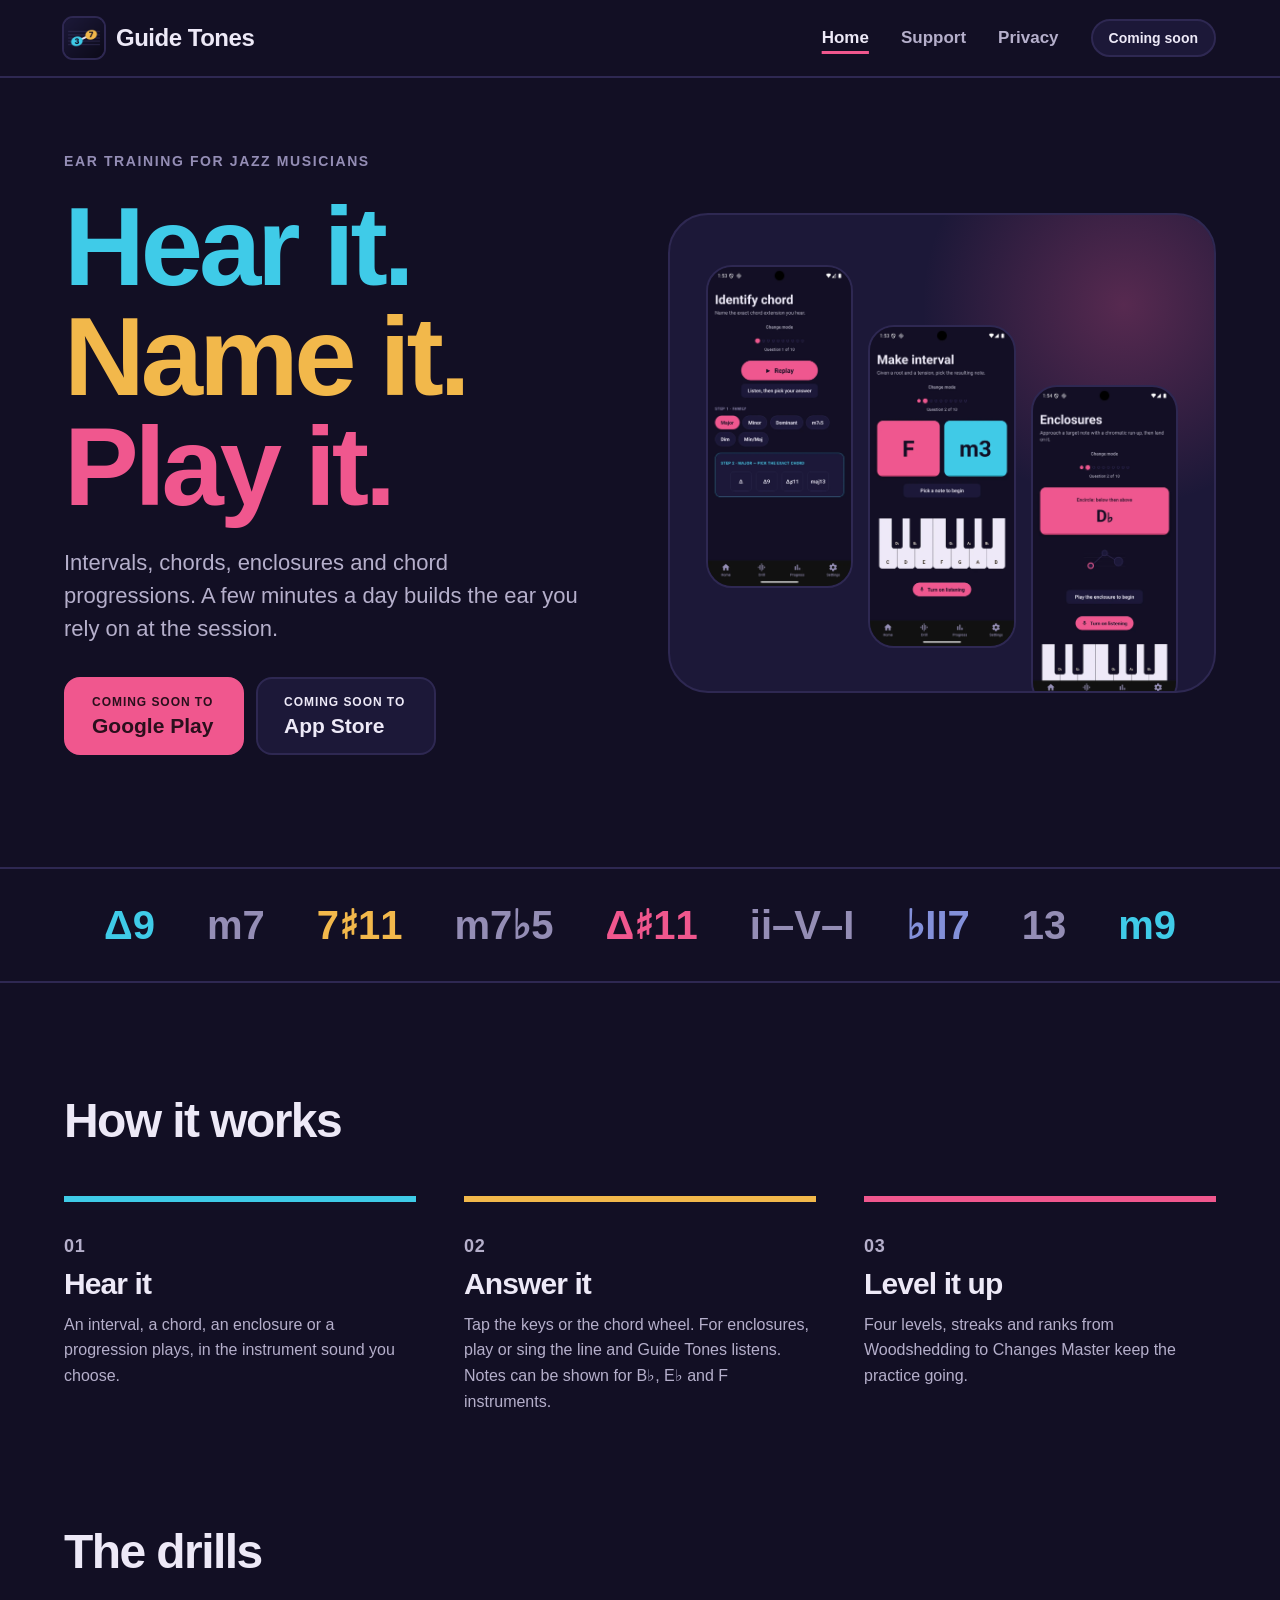
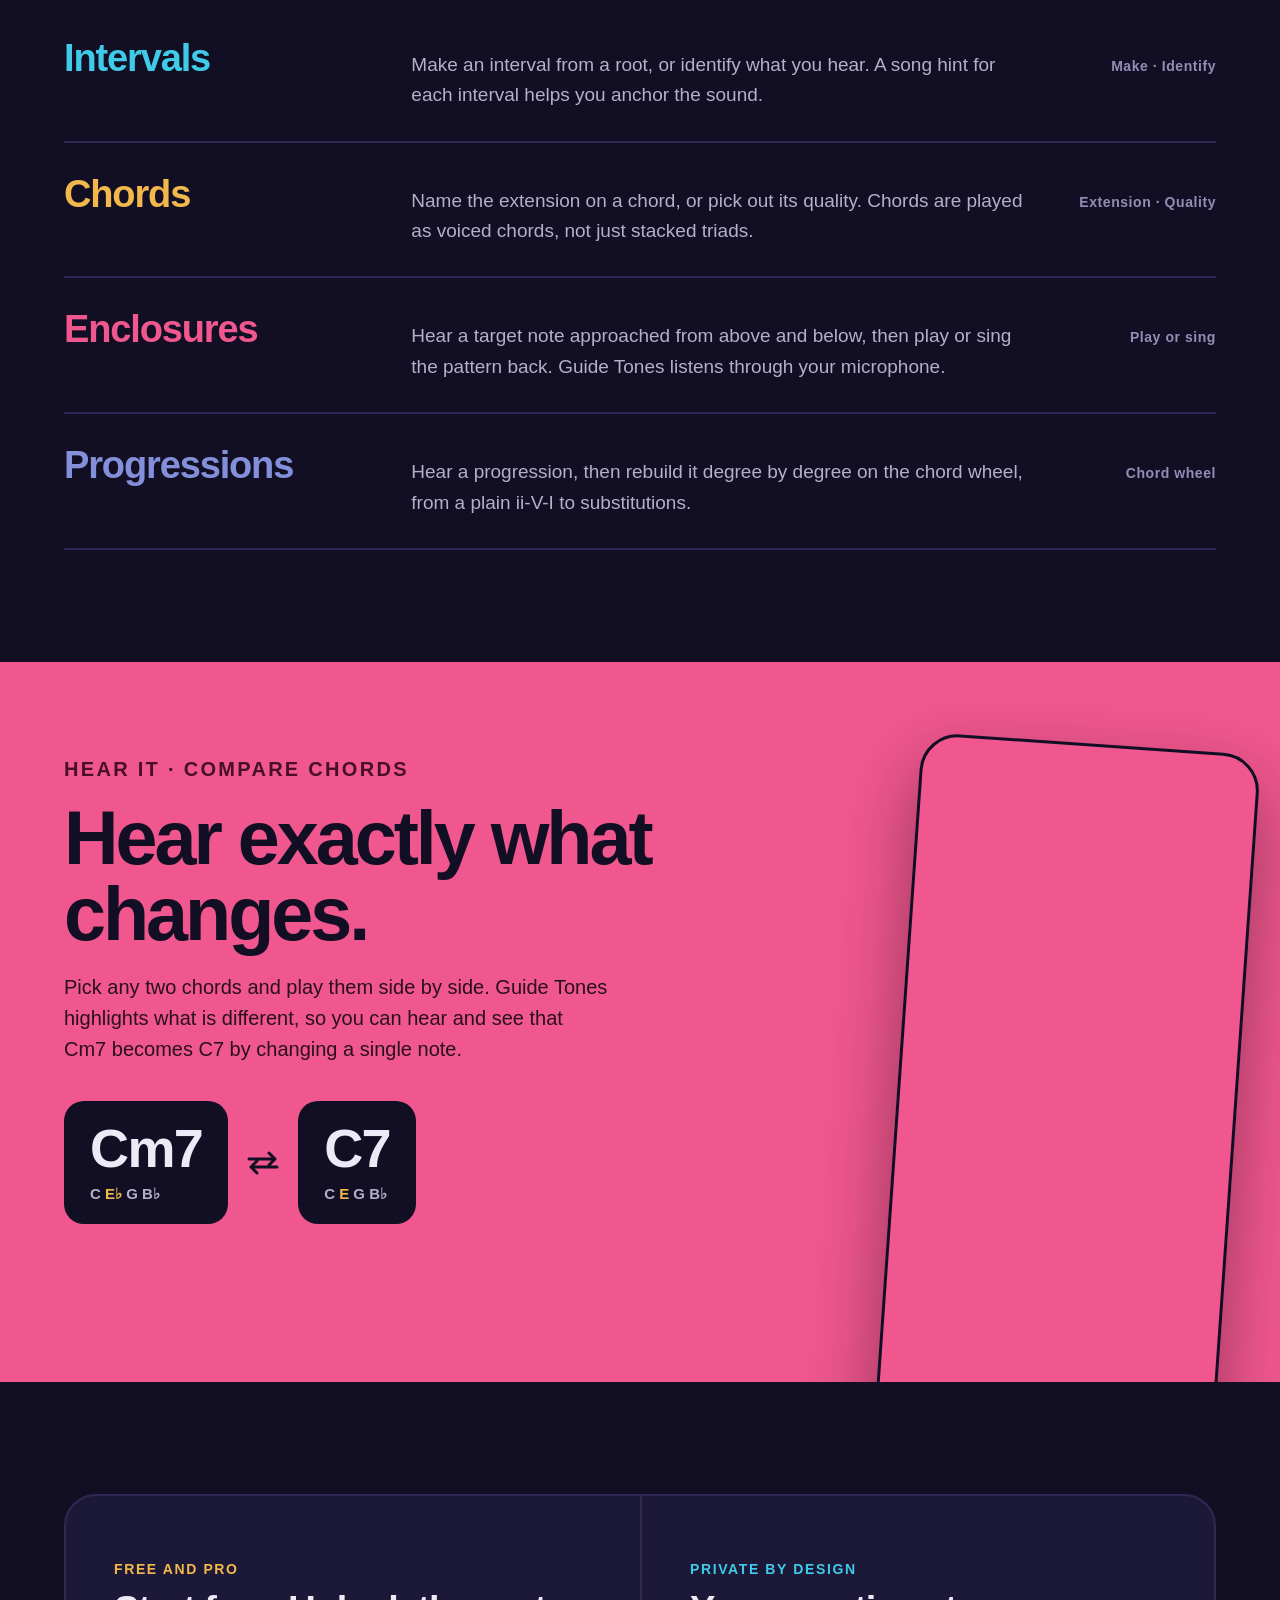
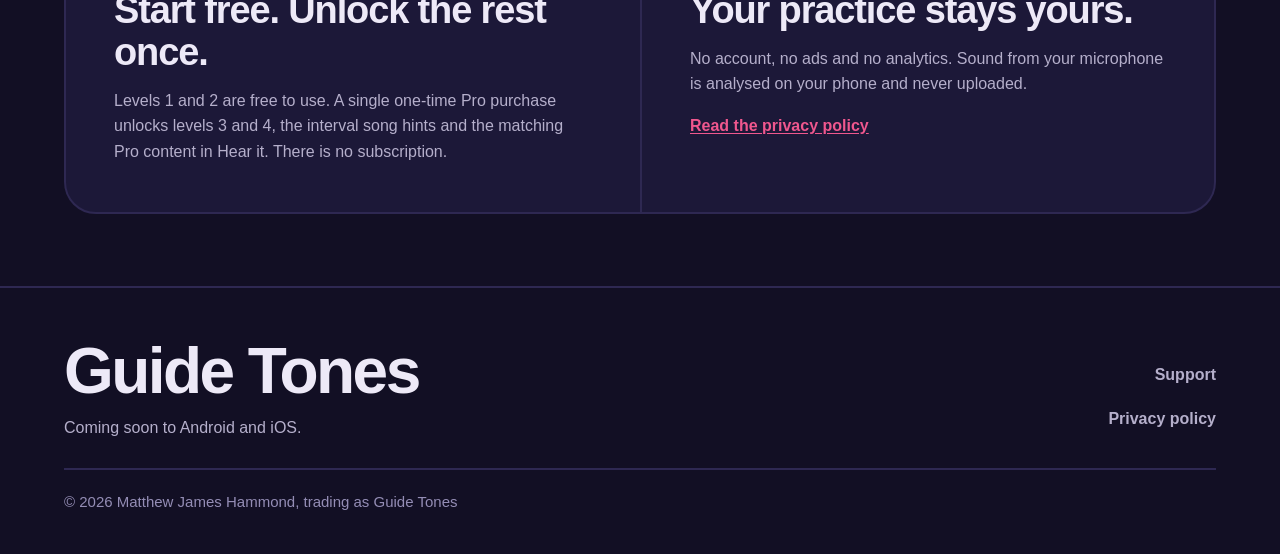
<file: index.html>
<!doctype html>
<html lang="en-GB">
<head>
<meta charset="utf-8">
<meta name="viewport" content="width=device-width, initial-scale=1">
<meta http-equiv="Content-Security-Policy" content="default-src 'none'; style-src 'self'; img-src 'self'; base-uri 'none'; form-action 'none'">
<meta name="referrer" content="no-referrer">
<title>Guide Tones: ear training for jazz musicians</title>
<meta name="description" content="Ear training for jazz musicians: intervals, chords, enclosures and chord progressions. Coming soon to Android and iOS.">
<link rel="canonical" href="https://guidetones.app/">
<link rel="icon" href="/favicon.ico" sizes="any">
<link rel="icon" type="image/png" sizes="32x32" href="/assets/favicon-32.png">
<link rel="apple-touch-icon" href="/assets/apple-touch-icon.png">
<meta property="og:title" content="Guide Tones: ear training for jazz musicians">
<meta property="og:description" content="Ear training for jazz musicians: intervals, chords, enclosures and chord progressions. Coming soon to Android and iOS.">
<meta property="og:type" content="website">
<meta property="og:url" content="https://guidetones.app/">
<meta name="twitter:card" content="summary">
<link rel="stylesheet" href="/css/site.css">
</head>
<body>
<a class="skip" href="#main">Skip to content</a>
<header class="site-header">
<div class="wrap">
<a class="brand" href="/"><img class="brand-mark" src="/assets/icon-192.png" width="40" height="40" alt=""><span>Guide Tones</span></a>
<nav class="nav-desktop" aria-label="Main">
<a href="/" aria-current="page">Home</a>
<a href="/support/">Support</a>
<a href="/privacy/">Privacy</a>
<span class="pill">Coming soon</span>
</nav>
<details class="menu">
<summary aria-label="Menu"><span class="menu-bars"></span></summary>
<nav class="menu-panel" aria-label="Main">
<a href="/" aria-current="page">Home</a>
<a href="/support/">Support</a>
<a href="/privacy/">Privacy</a>
</nav>
</details>
</div>
</header>
<main id="main">

<div class="wrap hero">
<div class="hero-text">
<p class="eyebrow">Ear training for jazz musicians</p>
<h1 class="home-h1"><span class="c-cyan">Hear it.</span> <span class="c-amber">Name it.</span> <span class="c-pink">Play it.</span></h1>
<p class="lead">Intervals, chords, enclosures and chord progressions. A few minutes a day builds the ear you rely on at the session.</p>
<div class="stores">
<div class="store store-pink"><small>Coming soon to</small><strong>Google Play</strong></div>
<div class="store"><small>Coming soon to</small><strong>App Store</strong></div>
</div>
</div>
<div class="hero-stage">
<div class="stage">
<div class="shots">
<img class="shot" src="/img/shot-identify-chord.webp" width="600" height="1333" alt="The Identify chord drill">
<img class="shot" src="/img/shot-make-interval.webp" width="600" height="1333" alt="The Make interval drill with a piano keyboard">
<img class="shot" src="/img/shot-enclosures.webp" width="600" height="1333" alt="The Enclosures drill">
</div>
</div>
</div>
</div>

<div class="strip" aria-hidden="true">
<div class="wrap">
<div class="strip-list">
<span class="c-cyan">Δ9</span><span>m7</span><span class="c-amber">7♯11</span><span>m7♭5</span><span class="c-pink">Δ♯11</span><span>ii–V–I</span><span class="c-peri">♭II7</span><span class="hide-phone">13</span><span class="hide-phone c-cyan">m9</span>
</div>
</div>
</div>

<section class="wrap section" aria-labelledby="how">
<h2 class="section-h2" id="how">How it works</h2>
<div class="steps">
<div class="step c-cyan">
<p class="step-num">01</p>
<h3>Hear it</h3>
<p>An interval, a chord, an enclosure or a progression plays, in the instrument sound you choose.</p>
</div>
<div class="step c-amber">
<p class="step-num">02</p>
<h3>Answer it</h3>
<p>Tap the keys or the chord wheel. For enclosures, play or sing the line and Guide Tones listens. Notes can be shown for B♭, E♭ and F instruments.</p>
</div>
<div class="step c-pink">
<p class="step-num">03</p>
<h3>Level it up</h3>
<p>Four levels, streaks and ranks from Woodshedding to Changes Master keep the practice going.</p>
</div>
</div>
</section>

<section class="wrap section" aria-labelledby="drills">
<h2 class="section-h2" id="drills">The drills</h2>
<ul class="drills">
<li class="drill"><h3 class="drill-name c-cyan">Intervals</h3><p class="drill-label">Make · Identify</p><p class="drill-desc">Make an interval from a root, or identify what you hear. A song hint for each interval helps you anchor the sound.</p></li>
<li class="drill"><h3 class="drill-name c-amber">Chords</h3><p class="drill-label">Extension · Quality</p><p class="drill-desc">Name the extension on a chord, or pick out its quality. Chords are played as voiced chords, not just stacked triads.</p></li>
<li class="drill"><h3 class="drill-name c-pink">Enclosures</h3><p class="drill-label">Play or sing</p><p class="drill-desc">Hear a target note approached from above and below, then play or sing the pattern back. Guide Tones listens through your microphone.</p></li>
<li class="drill"><h3 class="drill-name c-peri">Progressions</h3><p class="drill-label">Chord wheel</p><p class="drill-desc">Hear a progression, then rebuild it degree by degree on the chord wheel, from a plain ii-V-I to substitutions.</p></li>
</ul>
</section>

<section class="band" id="hear-it" aria-labelledby="hear-it-h">
<div class="wrap">
<div class="band-text">
<p class="eyebrow">Hear it · Compare chords</p>
<h2 id="hear-it-h">Hear exactly what changes.</h2>
<p>Pick any two chords and play them side by side. Guide Tones highlights what is different, so you can hear and see that Cm7 becomes C7 by changing a single note.</p>
<div class="compare" role="group" aria-label="Example comparison: Cm7 against C7">
<div class="chip"><span class="chip-name">Cm7</span><span class="chip-notes">C <span class="changed">E♭</span> G B♭</span></div>
<svg width="34" height="24" viewBox="0 0 34 24" aria-hidden="true"><path d="M3 8h26M23 2l6 6-6 6M31 16H5M11 10l-6 6 6 6" stroke="#120F24" stroke-width="3" fill="none" stroke-linecap="round" stroke-linejoin="round"/></svg>
<div class="chip"><span class="chip-name">C7</span><span class="chip-notes">C <span class="changed">E</span> G B♭</span></div>
</div>
</div>
<div class="band-shot">
<img src="/img/shot-hear-compare.webp" width="600" height="1300" loading="lazy" decoding="async" alt="Hear it, Compare: Cm7 and C7 side by side, with the changed third highlighted and the note Only the 3rd changes">
</div>
</div>
</section>

<section class="wrap" aria-label="Free and Pro, and privacy">
<div class="card duo">
<div class="duo-half">
<p class="eyebrow c-amber">Free and Pro</p>
<h3>Start free. Unlock the rest once.</h3>
<p>Levels 1 and 2 are free to use. A single one-time Pro purchase unlocks levels 3 and 4, the interval song hints and the matching Pro content in Hear it. There is no subscription.</p>
</div>
<div class="duo-half">
<p class="eyebrow c-cyan">Private by design</p>
<h3>Your practice stays yours.</h3>
<p>No account, no ads and no analytics. Sound from your microphone is analysed on your phone and never uploaded.</p>
<a class="more" href="/privacy/">Read the privacy policy</a>
</div>
</div>
</section>

</main>
<footer class="site-footer">
<div class="wrap">
<div class="footer-top">
<div>
<span class="footer-word">Guide Tones</span>
<p class="footer-about">Coming soon to Android and iOS.</p>
</div>
<nav class="footer-links" aria-label="Footer">
<a href="/support/">Support</a>
<a href="/privacy/">Privacy policy</a>
</nav>
</div>
<p class="footer-legal">&copy; 2026 Matthew James Hammond, trading as Guide Tones</p>
</div>
</footer>
</body>
</html>
</file>
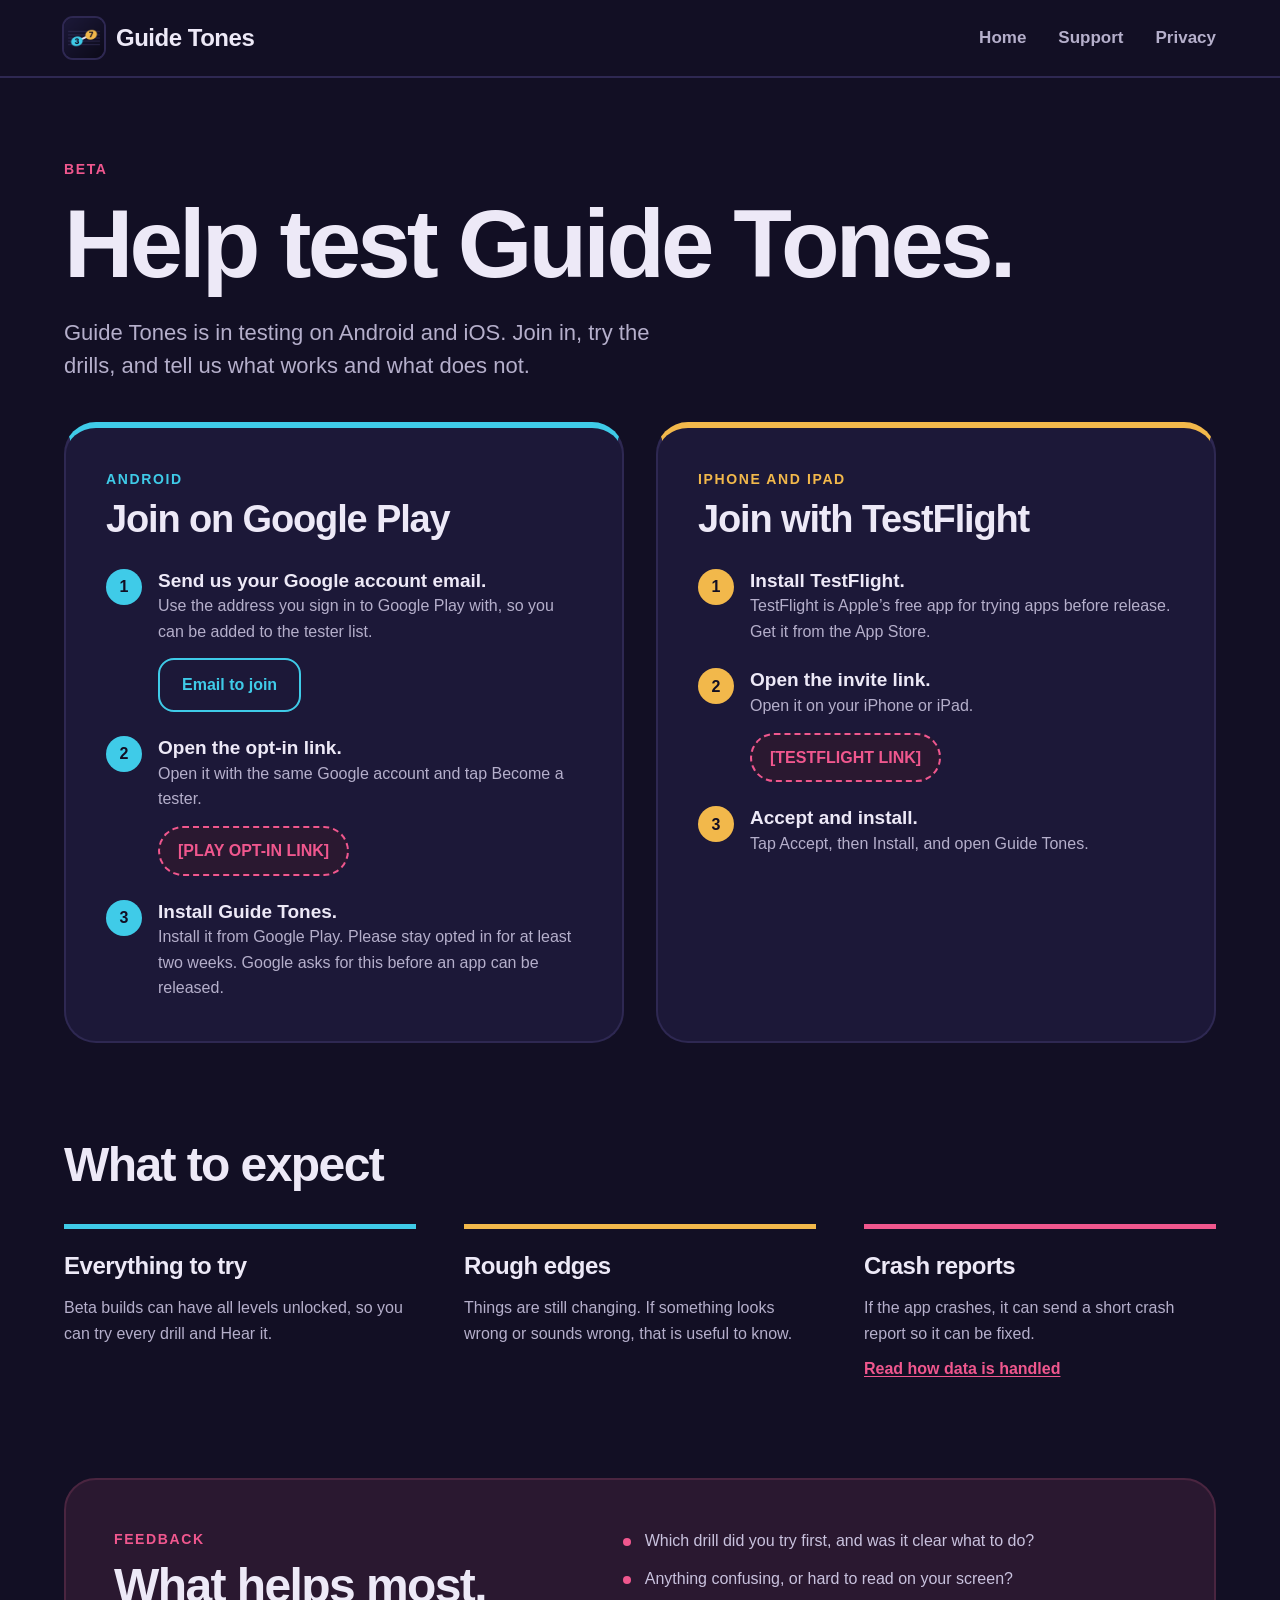
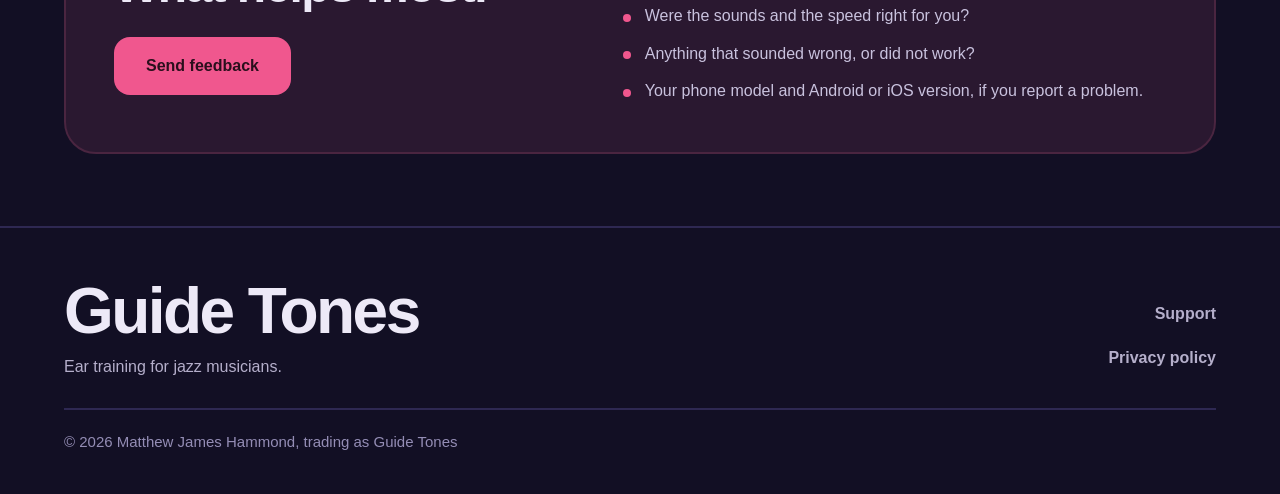
<file: beta/index.html>
<!doctype html>
<html lang="en-GB">
<head>
<meta charset="utf-8">
<meta name="viewport" content="width=device-width, initial-scale=1">
<meta http-equiv="Content-Security-Policy" content="default-src 'none'; style-src 'self'; img-src 'self'; base-uri 'none'; form-action 'none'">
<meta name="referrer" content="no-referrer">
<meta name="robots" content="noindex">
<title>Join the Guide Tones beta</title>
<meta name="description" content="Help test Guide Tones, an ear-training app for jazz musicians, on Android and iPhone.">
<link rel="canonical" href="https://guidetones.app/beta/">
<link rel="icon" href="/favicon.ico" sizes="any">
<link rel="icon" type="image/png" sizes="32x32" href="/assets/favicon-32.png">
<link rel="apple-touch-icon" href="/assets/apple-touch-icon.png">
<meta property="og:title" content="Join the Guide Tones beta">
<meta property="og:description" content="Help test Guide Tones, an ear-training app for jazz musicians, on Android and iPhone.">
<meta property="og:type" content="website">
<meta property="og:url" content="https://guidetones.app/beta/">
<meta name="twitter:card" content="summary">
<link rel="stylesheet" href="/css/site.css">
</head>
<body>
<a class="skip" href="#main">Skip to content</a>
<header class="site-header">
<div class="wrap">
<a class="brand" href="/"><img class="brand-mark" src="/assets/icon-192.png" width="40" height="40" alt=""><span>Guide Tones</span></a>
<nav class="nav-desktop" aria-label="Main">
<a href="/">Home</a>
<a href="/support/">Support</a>
<a href="/privacy/">Privacy</a>
</nav>
<details class="menu">
<summary aria-label="Menu"><span class="menu-bars"></span></summary>
<nav class="menu-panel" aria-label="Main">
<a href="/">Home</a>
<a href="/support/">Support</a>
<a href="/privacy/">Privacy</a>
</nav>
</details>
</div>
</header>
<main id="main">
<div class="wrap page-top">
<p class="eyebrow c-pink">Beta</p>
<h1 class="page-h1">Help test Guide Tones.</h1>
<p class="lead">Guide Tones is in testing on Android and iOS. Join in, try the drills, and tell us what works and what does not.</p>

<div class="cards-2">
<section class="card beta-card c-cyan" aria-labelledby="android-h">
<p class="eyebrow">Android</p>
<h2 id="android-h">Join on Google Play</h2>
<ol class="how how-cyan">
<li><strong>Send us your Google account email.</strong><span>Use the address you sign in to Google Play with, so you can be added to the tester list.</span><br><a class="btn btn-outline c-cyan" href="mailto:matthewhammond@outlook.com?subject=Guide%20Tones%20beta%20tester">Email to join</a></li>
<li><strong>Open the opt-in link.</strong><span>Open it with the same Google account and tap Become a tester.</span><br><span class="link-pill placeholder">[PLAY OPT-IN LINK]</span></li>
<li><strong>Install Guide Tones.</strong><span>Install it from Google Play. Please stay opted in for at least two weeks. Google asks for this before an app can be released.</span></li>
</ol>
</section>
<section class="card beta-card c-amber" aria-labelledby="iphone-h">
<p class="eyebrow">iPhone and iPad</p>
<h2 id="iphone-h">Join with TestFlight</h2>
<ol class="how how-amber">
<li><strong>Install TestFlight.</strong><span>TestFlight is Apple&rsquo;s free app for trying apps before release. Get it from the App Store.</span></li>
<li><strong>Open the invite link.</strong><span>Open it on your iPhone or iPad.</span><br><span class="link-pill placeholder">[TESTFLIGHT LINK]</span></li>
<li><strong>Accept and install.</strong><span>Tap Accept, then Install, and open Guide Tones.</span></li>
</ol>
</section>
</div>
</div>

<section class="wrap page-section" aria-labelledby="expect-h">
<h2 class="section-h2" id="expect-h">What to expect</h2>
<div class="expect">
<div class="c-cyan"><h3>Everything to try</h3><p>Beta builds can have all levels unlocked, so you can try every drill and Hear it.</p></div>
<div class="c-amber"><h3>Rough edges</h3><p>Things are still changing. If something looks wrong or sounds wrong, that is useful to know.</p></div>
<div class="c-pink"><h3>Crash reports</h3><p>If the app crashes, it can send a short crash report so it can be fixed.</p><a class="more" href="/privacy/#crash-reports">Read how data is handled</a></div>
</div>
</section>

<section class="wrap" aria-labelledby="feedback-h">
<div class="tint feedback">
<div>
<p class="eyebrow c-pink">Feedback</p>
<h2 id="feedback-h">What helps most.</h2>
<a class="btn btn-primary" href="mailto:matthewhammond@outlook.com?subject=Guide%20Tones%20beta%20feedback">Send feedback</a>
</div>
<ul>
<li>Which drill did you try first, and was it clear what to do?</li>
<li>Anything confusing, or hard to read on your screen?</li>
<li>Were the sounds and the speed right for you?</li>
<li>Anything that sounded wrong, or did not work?</li>
<li>Your phone model and Android or iOS version, if you report a problem.</li>
</ul>
</div>
</section>
</main>
<footer class="site-footer">
<div class="wrap">
<div class="footer-top">
<div>
<span class="footer-word">Guide Tones</span>
<p class="footer-about">Ear training for jazz musicians.</p>
</div>
<nav class="footer-links" aria-label="Footer">
<a href="/support/">Support</a>
<a href="/privacy/">Privacy policy</a>
</nav>
</div>
<p class="footer-legal">&copy; 2026 Matthew James Hammond, trading as Guide Tones</p>
</div>
</footer>
</body>
</html>
</file>
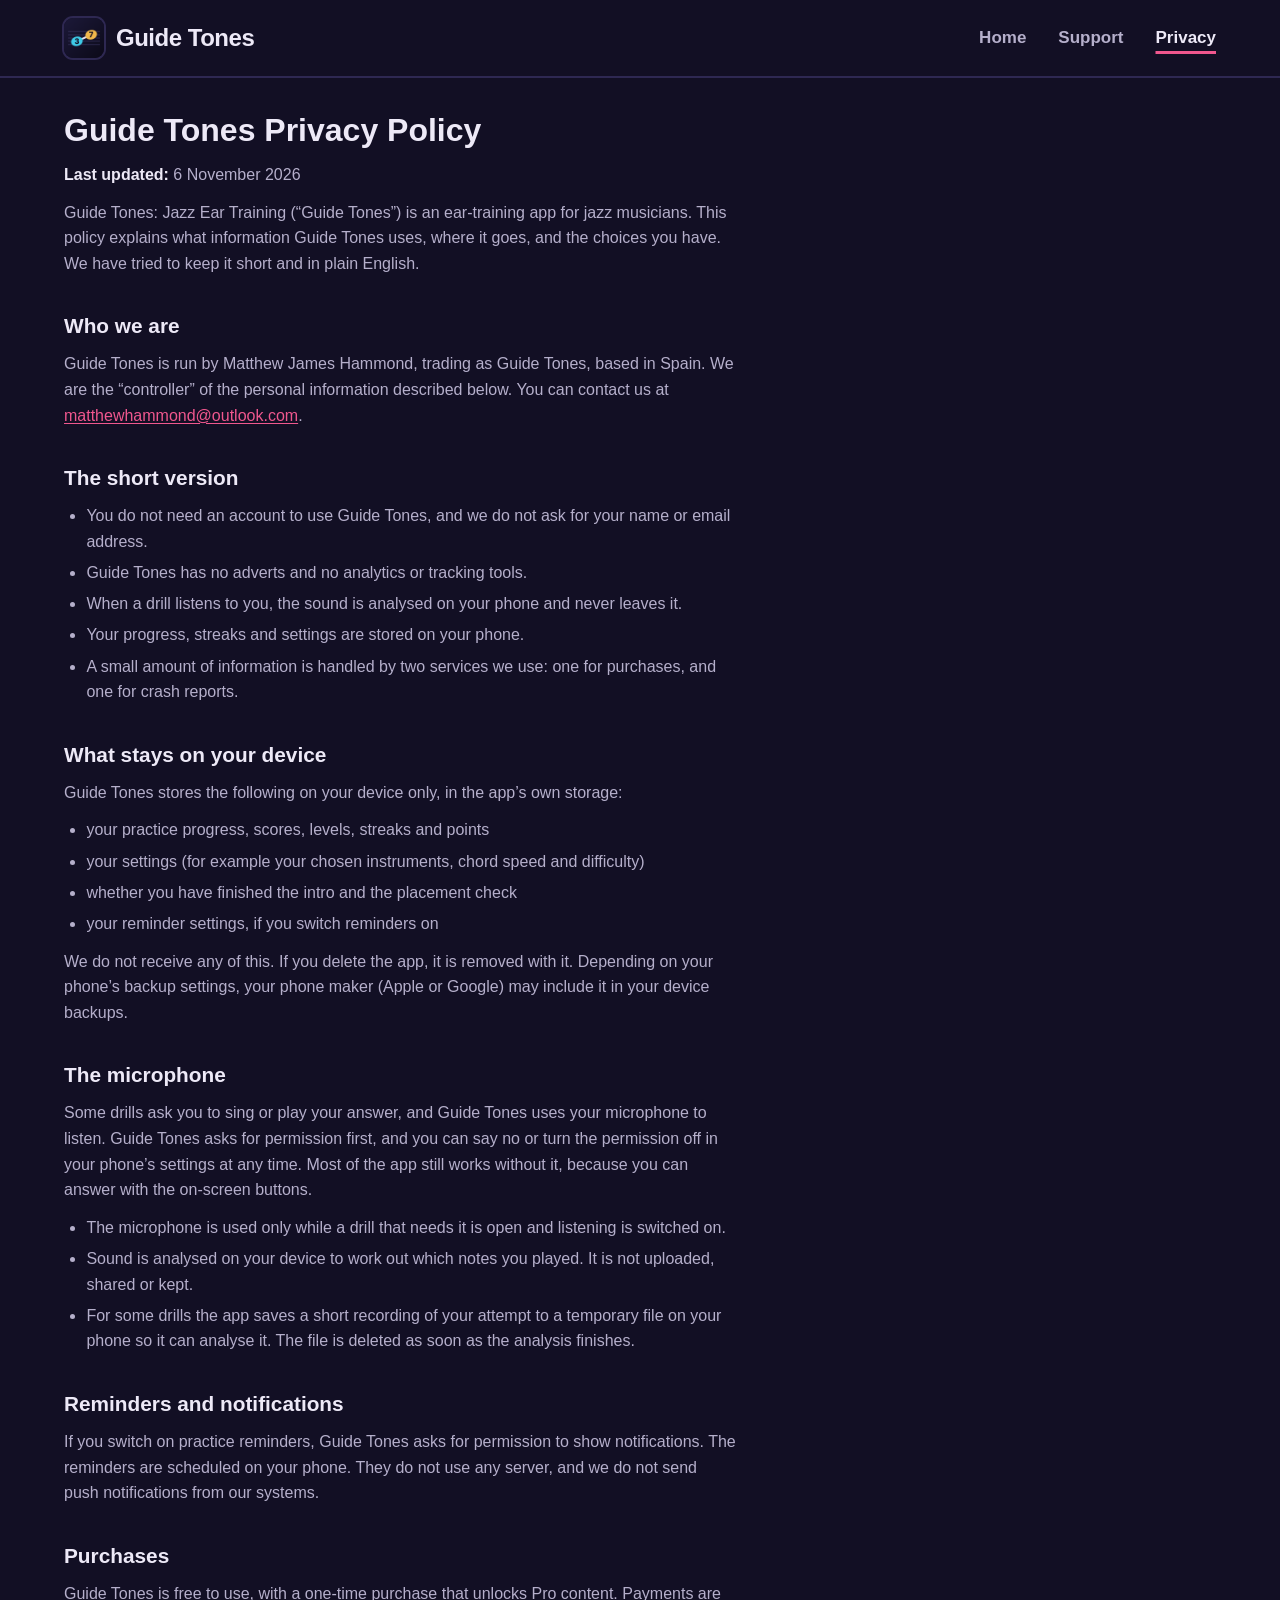
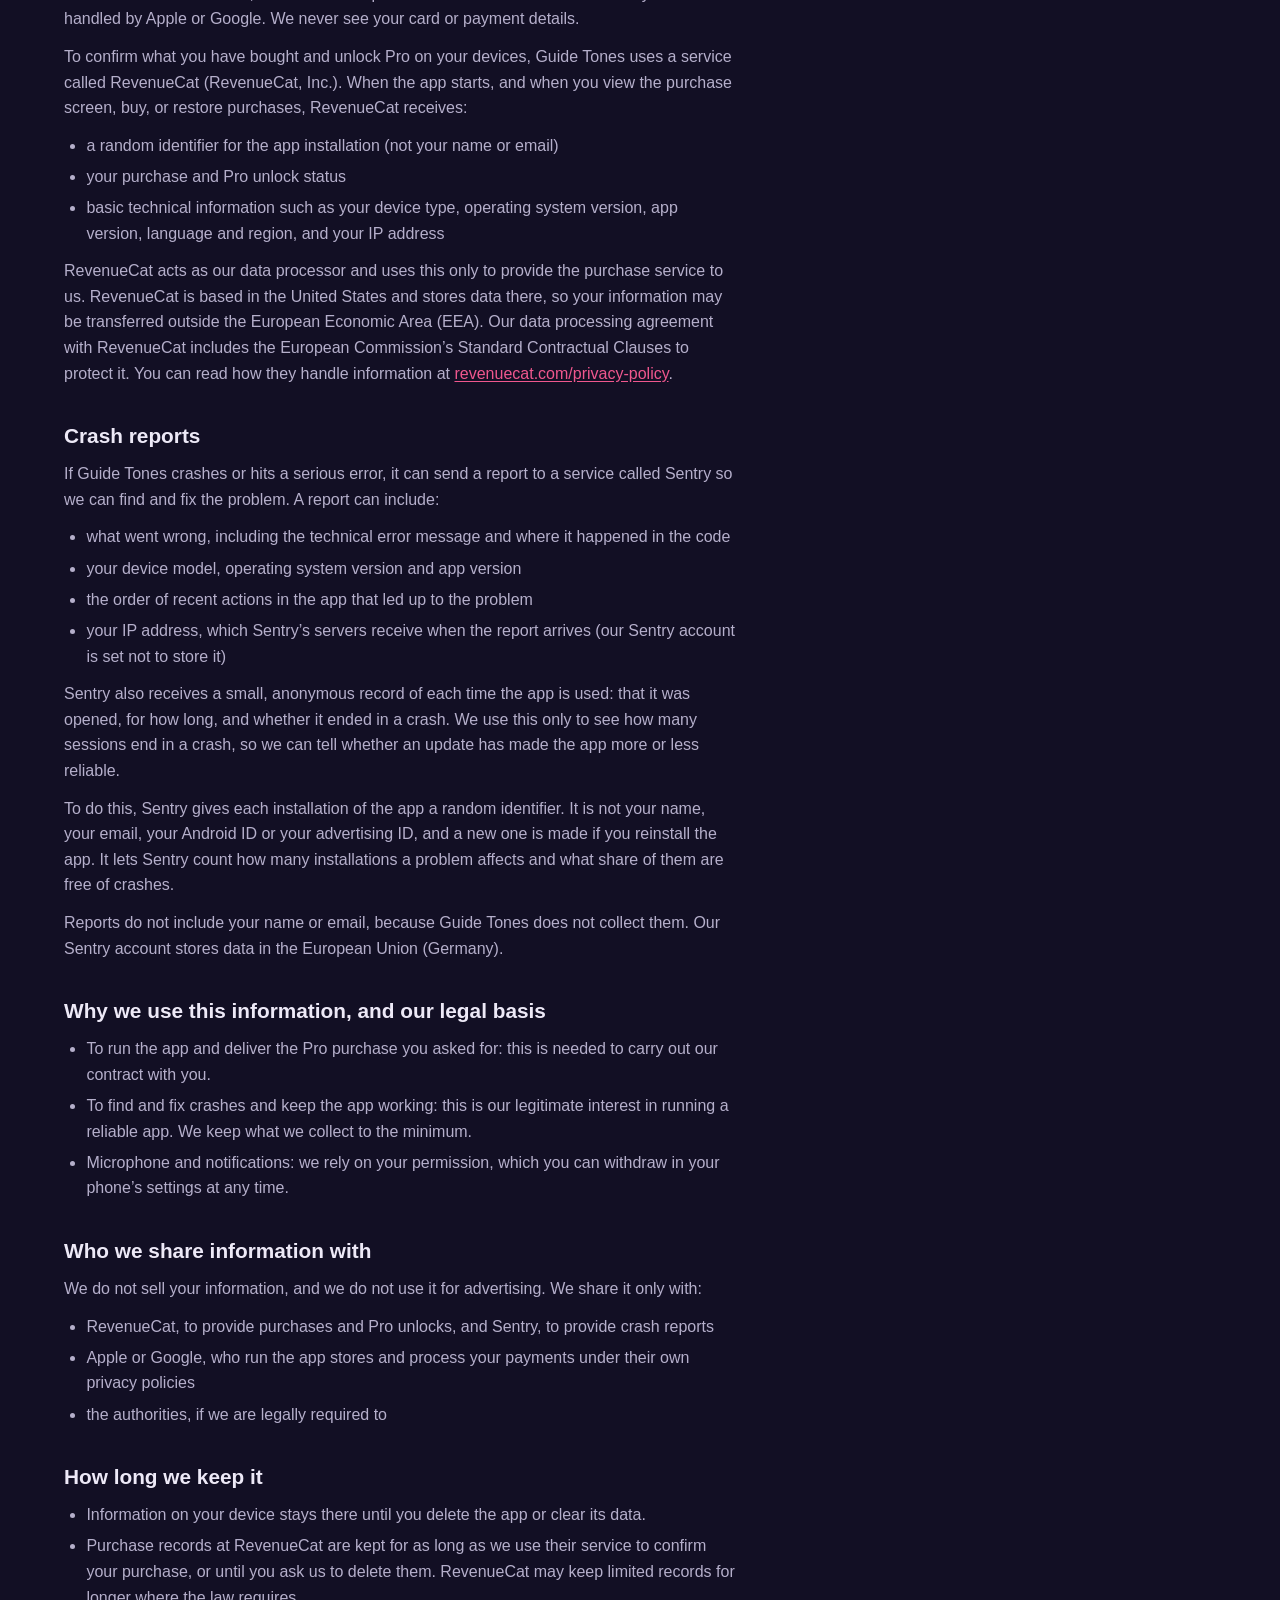
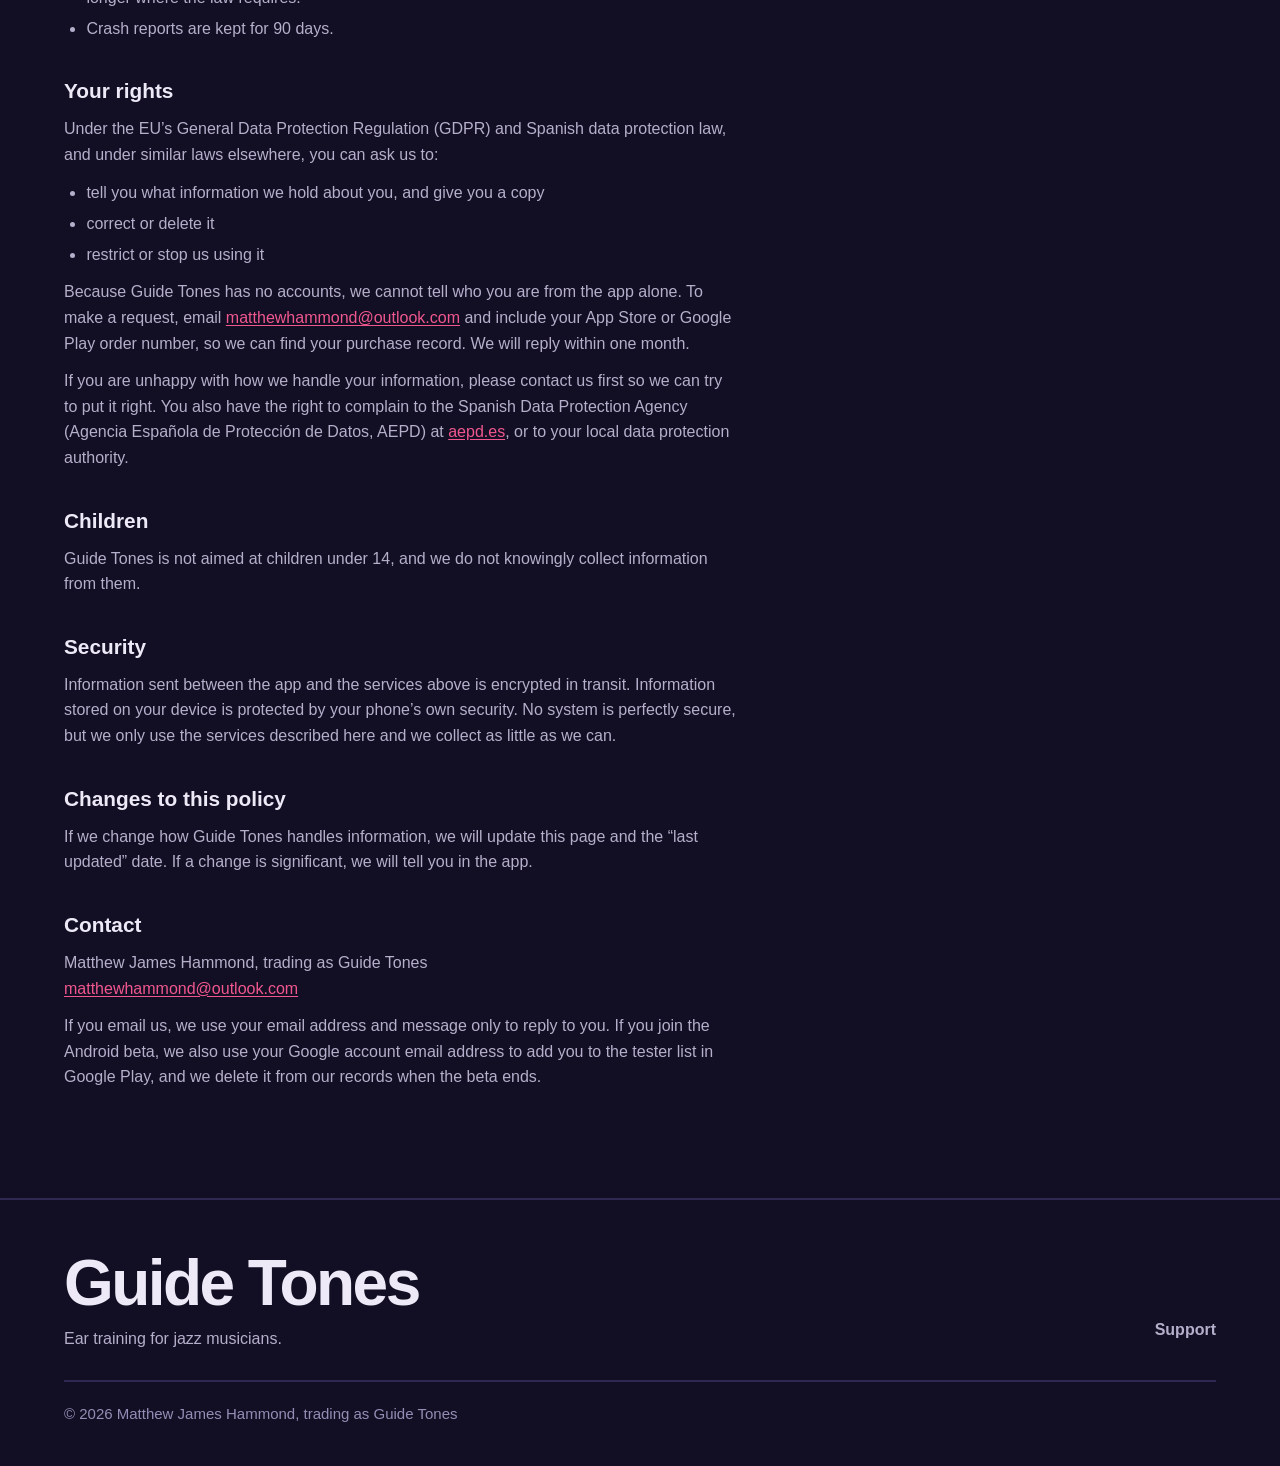
<file: privacy-policy/index.html>
<!doctype html>
<html lang="en-GB">
<head>
<meta charset="utf-8">
<meta name="viewport" content="width=device-width, initial-scale=1">
<meta http-equiv="Content-Security-Policy" content="default-src 'none'; style-src 'self'; img-src 'self'; base-uri 'none'; form-action 'none'">
<meta name="referrer" content="no-referrer">
<meta http-equiv="refresh" content="0; url=/privacy/">
<title>Privacy Policy — Guide Tones</title>
<link rel="canonical" href="https://guidetones.app/privacy/">
<link rel="stylesheet" href="/css/site.css">
</head>
<body>
<main class="bare">
<p>The privacy policy is at <a href="/privacy/">guidetones.app/privacy/</a>.</p>
</main>
</body>
</html>
</file>
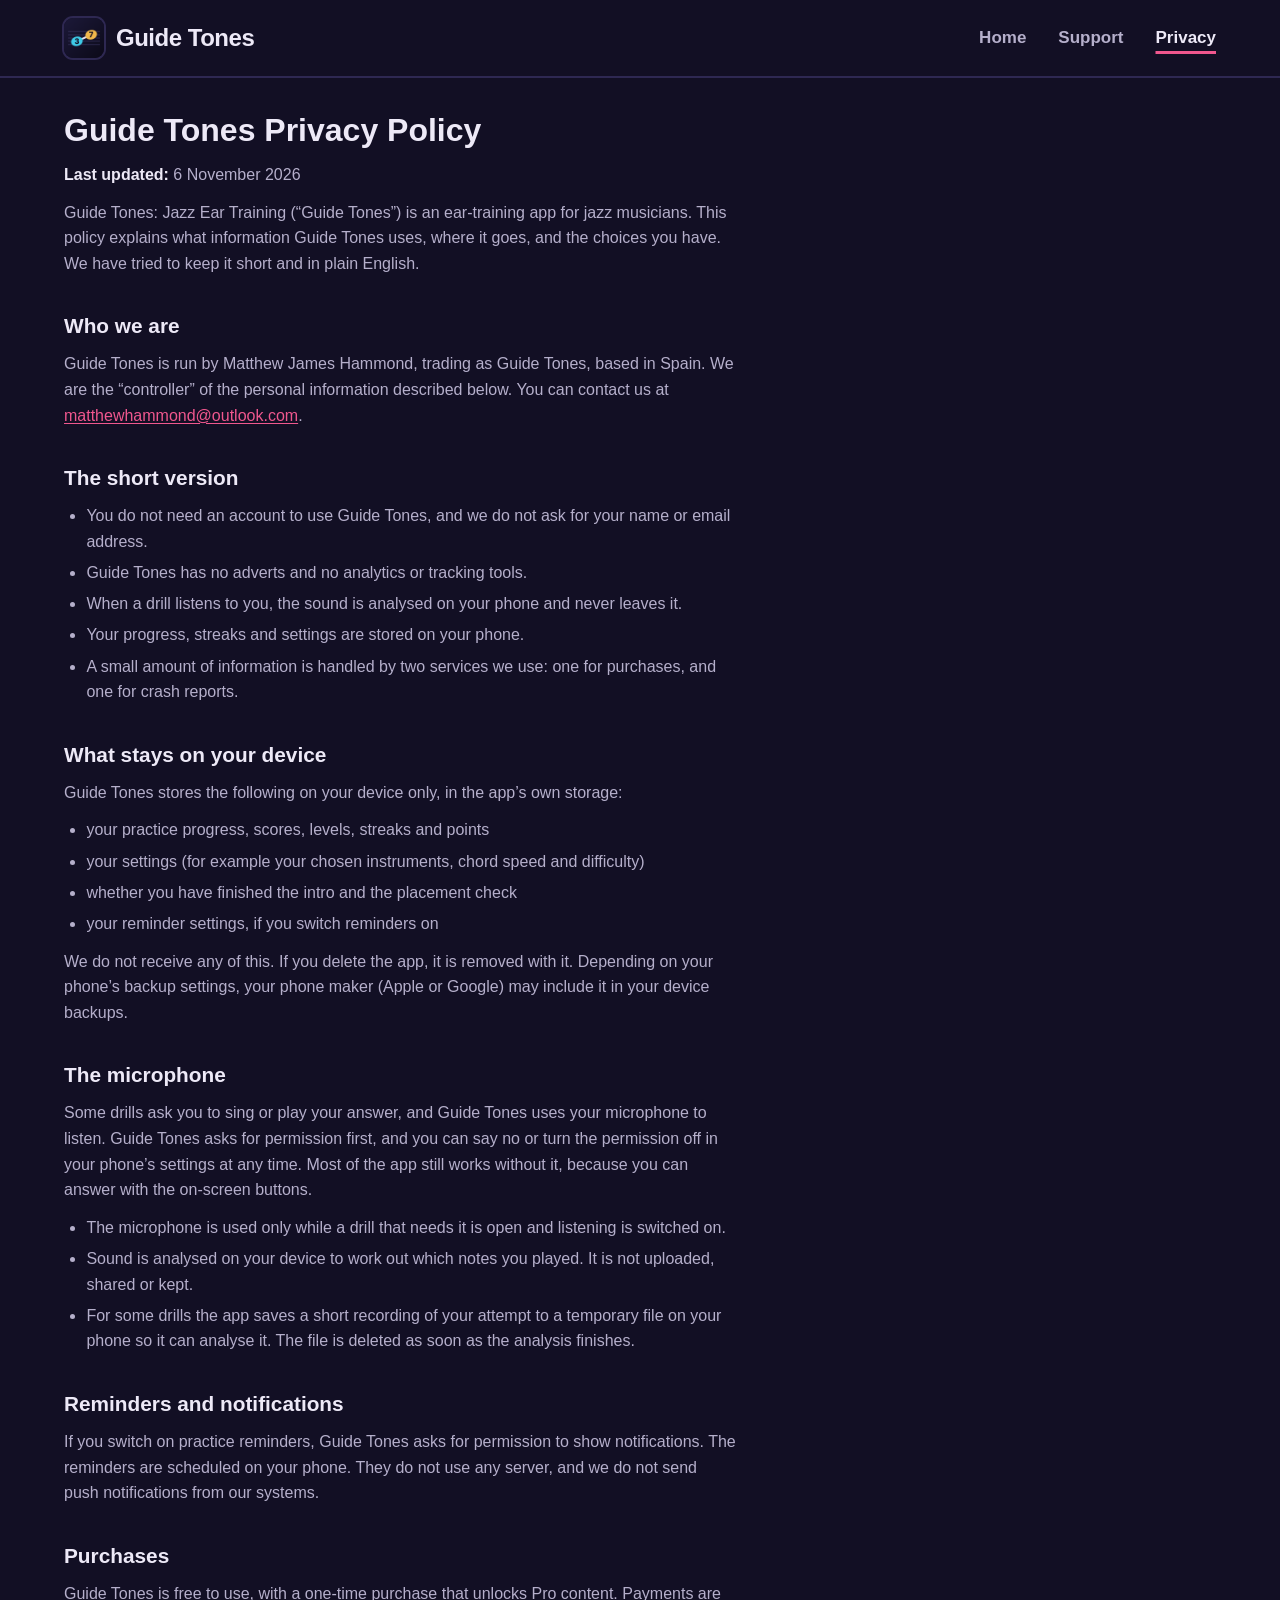
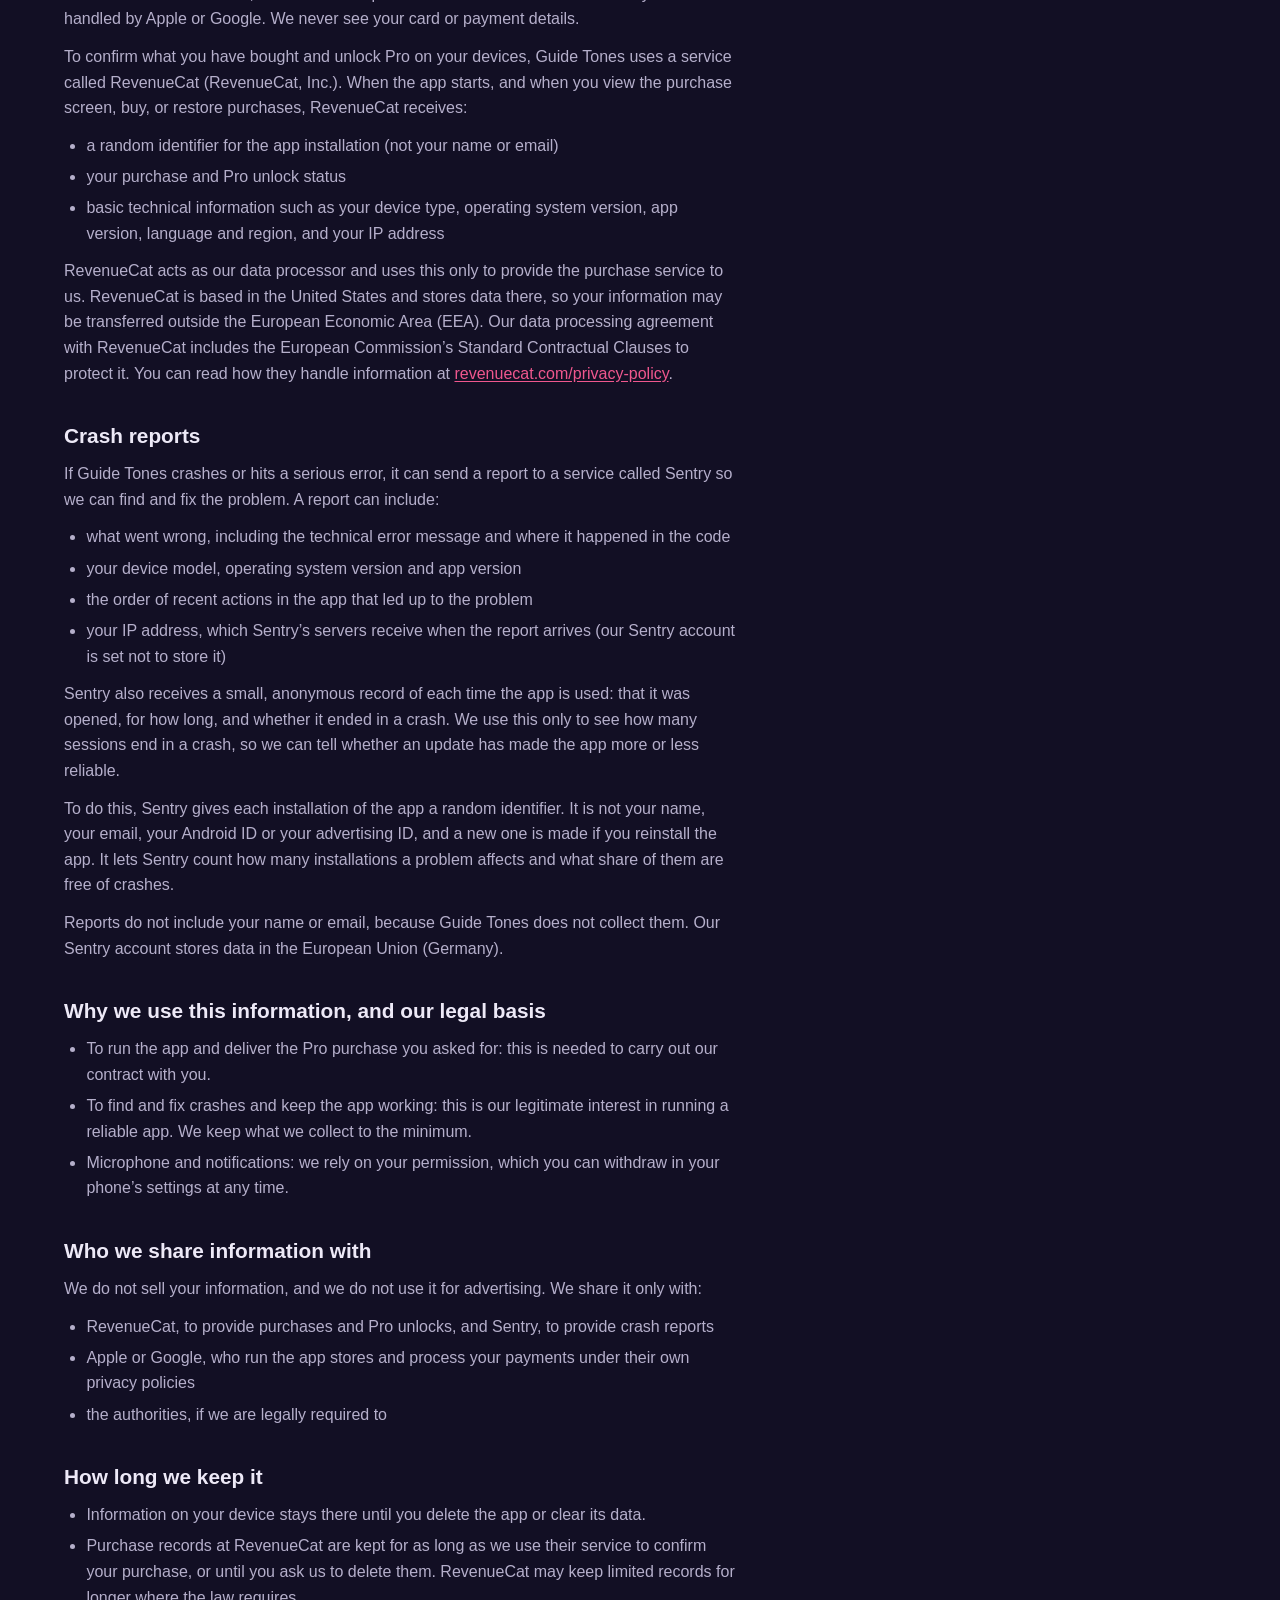
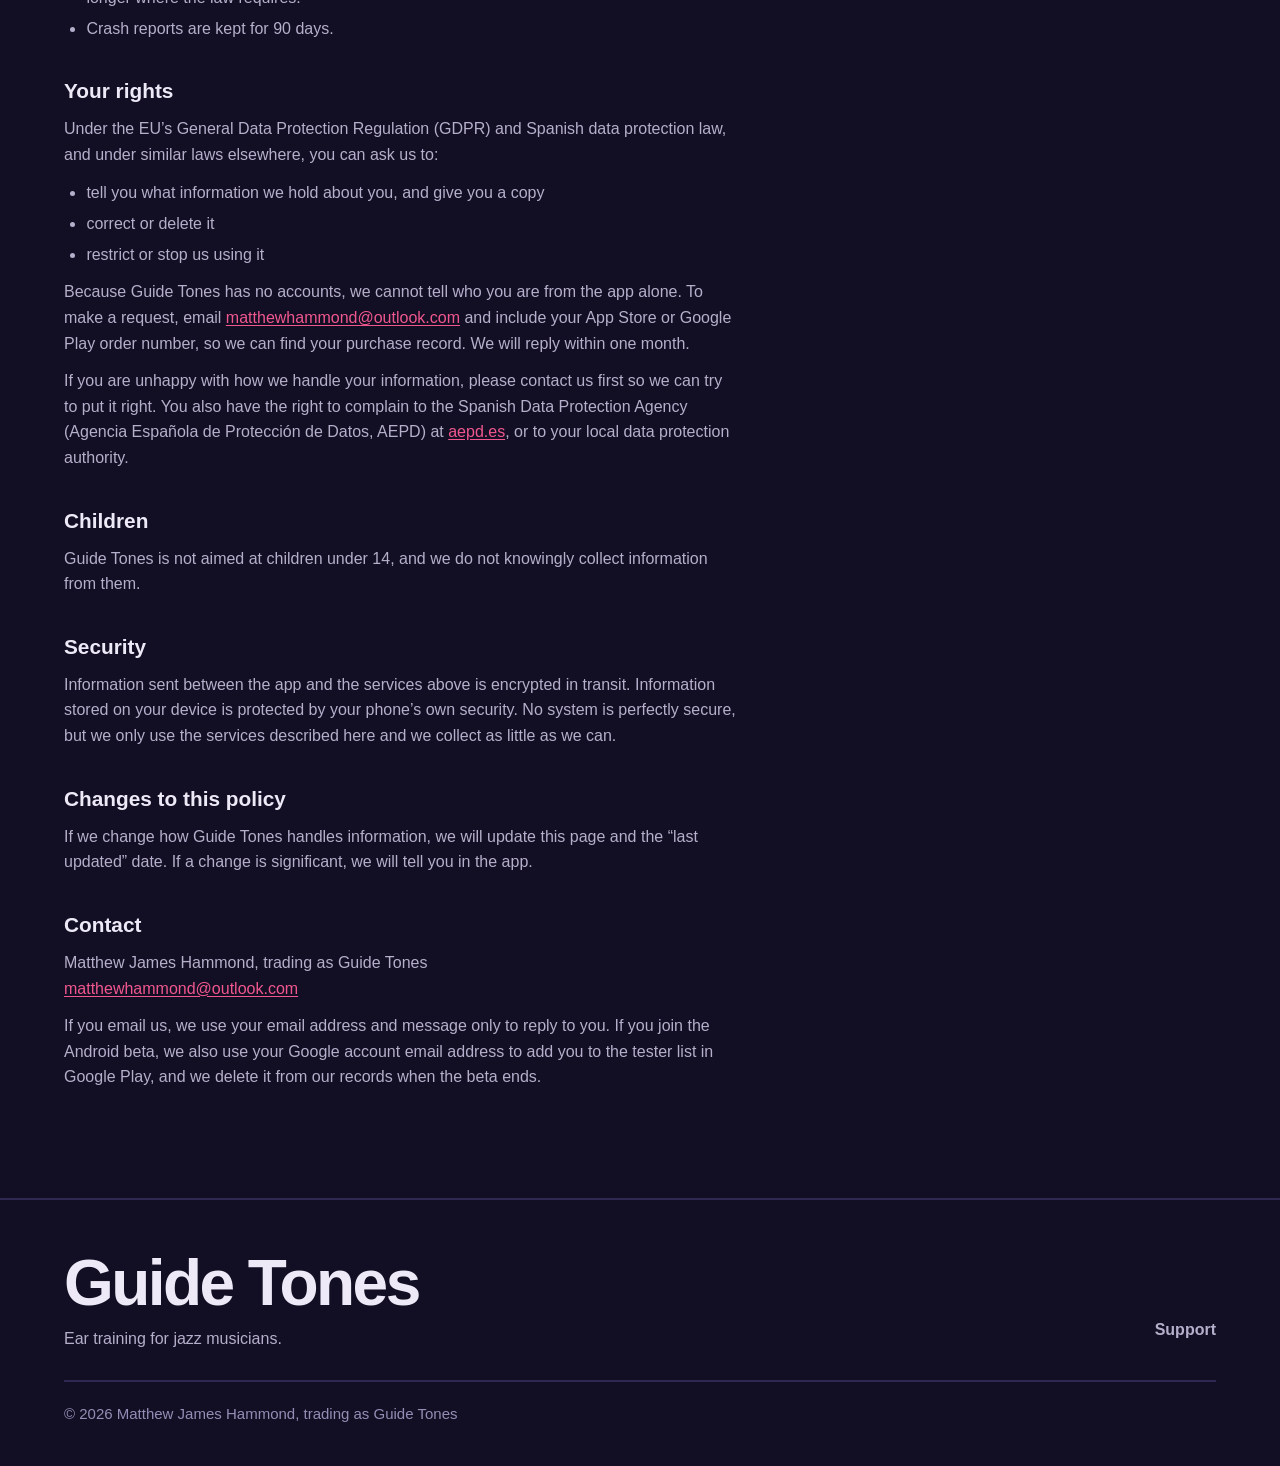
<file: privacy/index.html>
<!doctype html>
<html lang="en-GB">
<head>
<meta charset="utf-8">
<meta name="viewport" content="width=device-width, initial-scale=1">
<meta http-equiv="Content-Security-Policy" content="default-src 'none'; style-src 'self'; img-src 'self'; base-uri 'none'; form-action 'none'">
<meta name="referrer" content="no-referrer">
<title>Privacy Policy — Guide Tones</title>
<meta name="description" content="How Guide Tones: Jazz Ear Training handles your information: no accounts, no ads, no tracking, and microphone audio that never leaves your phone.">
<link rel="canonical" href="https://guidetones.app/privacy/">
<link rel="icon" href="/favicon.ico" sizes="any">
<link rel="icon" type="image/png" sizes="32x32" href="/assets/favicon-32.png">
<link rel="apple-touch-icon" href="/assets/apple-touch-icon.png">
<meta property="og:title" content="Privacy Policy — Guide Tones">
<meta property="og:description" content="How Guide Tones: Jazz Ear Training handles your information: no accounts, no ads, no tracking, and microphone audio that never leaves your phone.">
<meta property="og:type" content="website">
<meta property="og:url" content="https://guidetones.app/privacy/">
<meta name="twitter:card" content="summary">
<link rel="stylesheet" href="/css/site.css">
</head>
<body>
<a class="skip" href="#main">Skip to content</a>
<header class="site-header">
<div class="wrap">
<a class="brand" href="/"><img class="brand-mark" src="/assets/icon-192.png" width="40" height="40" alt=""><span>Guide Tones</span></a>
<nav class="nav-desktop" aria-label="Main">
<a href="/">Home</a>
<a href="/support/">Support</a>
<a href="/privacy/" aria-current="page">Privacy</a>
</nav>
<details class="menu">
<summary aria-label="Menu"><span class="menu-bars"></span></summary>
<nav class="menu-panel" aria-label="Main">
<a href="/">Home</a>
<a href="/support/">Support</a>
<a href="/privacy/" aria-current="page">Privacy</a>
</nav>
</details>
</div>
</header>
<main id="main">
<div class="wrap">
<div class="prose">
<h1>Guide Tones Privacy Policy</h1>
<p class="meta"><strong>Last updated:</strong> 6 November 2026</p>

<p>Guide Tones: Jazz Ear Training (&ldquo;Guide Tones&rdquo;) is an ear-training app for jazz musicians. This policy explains what information Guide Tones uses, where it goes, and the choices you have. We have tried to keep it short and in plain English.</p>

<h2 id="who-we-are">Who we are</h2>
<p>Guide Tones is run by Matthew James Hammond, trading as Guide Tones, based in Spain. We are the &ldquo;controller&rdquo; of the personal information described below. You can contact us at <a href="mailto:matthewhammond@outlook.com">matthewhammond@outlook.com</a>.</p>

<h2 id="short-version">The short version</h2>
<ul>
<li>You do not need an account to use Guide Tones, and we do not ask for your name or email address.</li>
<li>Guide Tones has no adverts and no analytics or tracking tools.</li>
<li>When a drill listens to you, the sound is analysed on your phone and never leaves it.</li>
<li>Your progress, streaks and settings are stored on your phone.</li>
<li>A small amount of information is handled by two services we use: one for purchases, and one for crash reports.</li>
</ul>

<h2 id="on-your-device">What stays on your device</h2>
<p>Guide Tones stores the following on your device only, in the app&rsquo;s own storage:</p>
<ul>
<li>your practice progress, scores, levels, streaks and points</li>
<li>your settings (for example your chosen instruments, chord speed and difficulty)</li>
<li>whether you have finished the intro and the placement check</li>
<li>your reminder settings, if you switch reminders on</li>
</ul>
<p>We do not receive any of this. If you delete the app, it is removed with it. Depending on your phone&rsquo;s backup settings, your phone maker (Apple or Google) may include it in your device backups.</p>

<h2 id="microphone">The microphone</h2>
<p>Some drills ask you to sing or play your answer, and Guide Tones uses your microphone to listen. Guide Tones asks for permission first, and you can say no or turn the permission off in your phone&rsquo;s settings at any time. Most of the app still works without it, because you can answer with the on-screen buttons.</p>
<ul>
<li>The microphone is used only while a drill that needs it is open and listening is switched on.</li>
<li>Sound is analysed on your device to work out which notes you played. It is not uploaded, shared or kept.</li>
<li>For some drills the app saves a short recording of your attempt to a temporary file on your phone so it can analyse it. The file is deleted as soon as the analysis finishes.</li>
</ul>

<h2 id="reminders">Reminders and notifications</h2>
<p>If you switch on practice reminders, Guide Tones asks for permission to show notifications. The reminders are scheduled on your phone. They do not use any server, and we do not send push notifications from our systems.</p>

<h2 id="purchases">Purchases</h2>
<p>Guide Tones is free to use, with a one-time purchase that unlocks Pro content. Payments are handled by Apple or Google. We never see your card or payment details.</p>
<p>To confirm what you have bought and unlock Pro on your devices, Guide Tones uses a service called RevenueCat (RevenueCat, Inc.). When the app starts, and when you view the purchase screen, buy, or restore purchases, RevenueCat receives:</p>
<ul>
<li>a random identifier for the app installation (not your name or email)</li>
<li>your purchase and Pro unlock status</li>
<li>basic technical information such as your device type, operating system version, app version, language and region, and your IP address</li>
</ul>
<p>RevenueCat acts as our data processor and uses this only to provide the purchase service to us. RevenueCat is based in the United States and stores data there, so your information may be transferred outside the European Economic Area (EEA). Our data processing agreement with RevenueCat includes the European Commission&rsquo;s Standard Contractual Clauses to protect it. You can read how they handle information at <a href="https://www.revenuecat.com/privacy-policy" rel="noopener noreferrer">revenuecat.com/privacy-policy</a>.</p>

<h2 id="crash-reports">Crash reports</h2>
<p>If Guide Tones crashes or hits a serious error, it can send a report to a service called Sentry so we can find and fix the problem. A report can include:</p>
<ul>
<li>what went wrong, including the technical error message and where it happened in the code</li>
<li>your device model, operating system version and app version</li>
<li>the order of recent actions in the app that led up to the problem</li>
<li>your IP address, which Sentry&rsquo;s servers receive when the report arrives (our Sentry account is set not to store it)</li>
</ul>
<p>Sentry also receives a small, anonymous record of each time the app is used: that it was opened, for how long, and whether it ended in a crash. We use this only to see how many sessions end in a crash, so we can tell whether an update has made the app more or less reliable.</p>
<p>To do this, Sentry gives each installation of the app a random identifier. It is not your name, your email, your Android ID or your advertising ID, and a new one is made if you reinstall the app. It lets Sentry count how many installations a problem affects and what share of them are free of crashes.</p>
<p>Reports do not include your name or email, because Guide Tones does not collect them. Our Sentry account stores data in the European Union (Germany).</p>

<h2 id="legal-basis">Why we use this information, and our legal basis</h2>
<ul>
<li>To run the app and deliver the Pro purchase you asked for: this is needed to carry out our contract with you.</li>
<li>To find and fix crashes and keep the app working: this is our legitimate interest in running a reliable app. We keep what we collect to the minimum.</li>
<li>Microphone and notifications: we rely on your permission, which you can withdraw in your phone&rsquo;s settings at any time.</li>
</ul>

<h2 id="sharing">Who we share information with</h2>
<p>We do not sell your information, and we do not use it for advertising. We share it only with:</p>
<ul>
<li>RevenueCat, to provide purchases and Pro unlocks, and Sentry, to provide crash reports</li>
<li>Apple or Google, who run the app stores and process your payments under their own privacy policies</li>
<li>the authorities, if we are legally required to</li>
</ul>

<h2 id="retention">How long we keep it</h2>
<ul>
<li>Information on your device stays there until you delete the app or clear its data.</li>
<li>Purchase records at RevenueCat are kept for as long as we use their service to confirm your purchase, or until you ask us to delete them. RevenueCat may keep limited records for longer where the law requires.</li>
<li>Crash reports are kept for 90 days.</li>
</ul>

<h2 id="your-rights">Your rights</h2>
<p>Under the EU&rsquo;s General Data Protection Regulation (GDPR) and Spanish data protection law, and under similar laws elsewhere, you can ask us to:</p>
<ul>
<li>tell you what information we hold about you, and give you a copy</li>
<li>correct or delete it</li>
<li>restrict or stop us using it</li>
</ul>
<p>Because Guide Tones has no accounts, we cannot tell who you are from the app alone. To make a request, email <a href="mailto:matthewhammond@outlook.com">matthewhammond@outlook.com</a> and include your App Store or Google Play order number, so we can find your purchase record. We will reply within one month.</p>
<p>If you are unhappy with how we handle your information, please contact us first so we can try to put it right. You also have the right to complain to the Spanish Data Protection Agency (<span lang="es">Agencia Espa&ntilde;ola de Protecci&oacute;n de Datos</span>, AEPD) at <a href="https://www.aepd.es" rel="noopener noreferrer">aepd.es</a>, or to your local data protection authority.</p>

<h2 id="children">Children</h2>
<p>Guide Tones is not aimed at children under 14, and we do not knowingly collect information from them.</p>

<h2 id="security">Security</h2>
<p>Information sent between the app and the services above is encrypted in transit. Information stored on your device is protected by your phone&rsquo;s own security. No system is perfectly secure, but we only use the services described here and we collect as little as we can.</p>

<h2 id="changes">Changes to this policy</h2>
<p>If we change how Guide Tones handles information, we will update this page and the &ldquo;last updated&rdquo; date. If a change is significant, we will tell you in the app.</p>

<h2 id="contact">Contact</h2>
<p>Matthew James Hammond, trading as Guide Tones<br>
<a href="mailto:matthewhammond@outlook.com">matthewhammond@outlook.com</a></p>

<p>If you email us, we use your email address and message only to reply to you. If you join the Android beta, we also use your Google account email address to add you to the tester list in Google Play, and we delete it from our records when the beta ends.</p>
</div>
</div>
</main>
<footer class="site-footer">
<div class="wrap">
<div class="footer-top">
<div>
<span class="footer-word">Guide Tones</span>
<p class="footer-about">Ear training for jazz musicians.</p>
</div>
<nav class="footer-links" aria-label="Footer">
<a href="/support/">Support</a>
</nav>
</div>
<p class="footer-legal">&copy; 2026 Matthew James Hammond, trading as Guide Tones</p>
</div>
</footer>
</body>
</html>
</file>
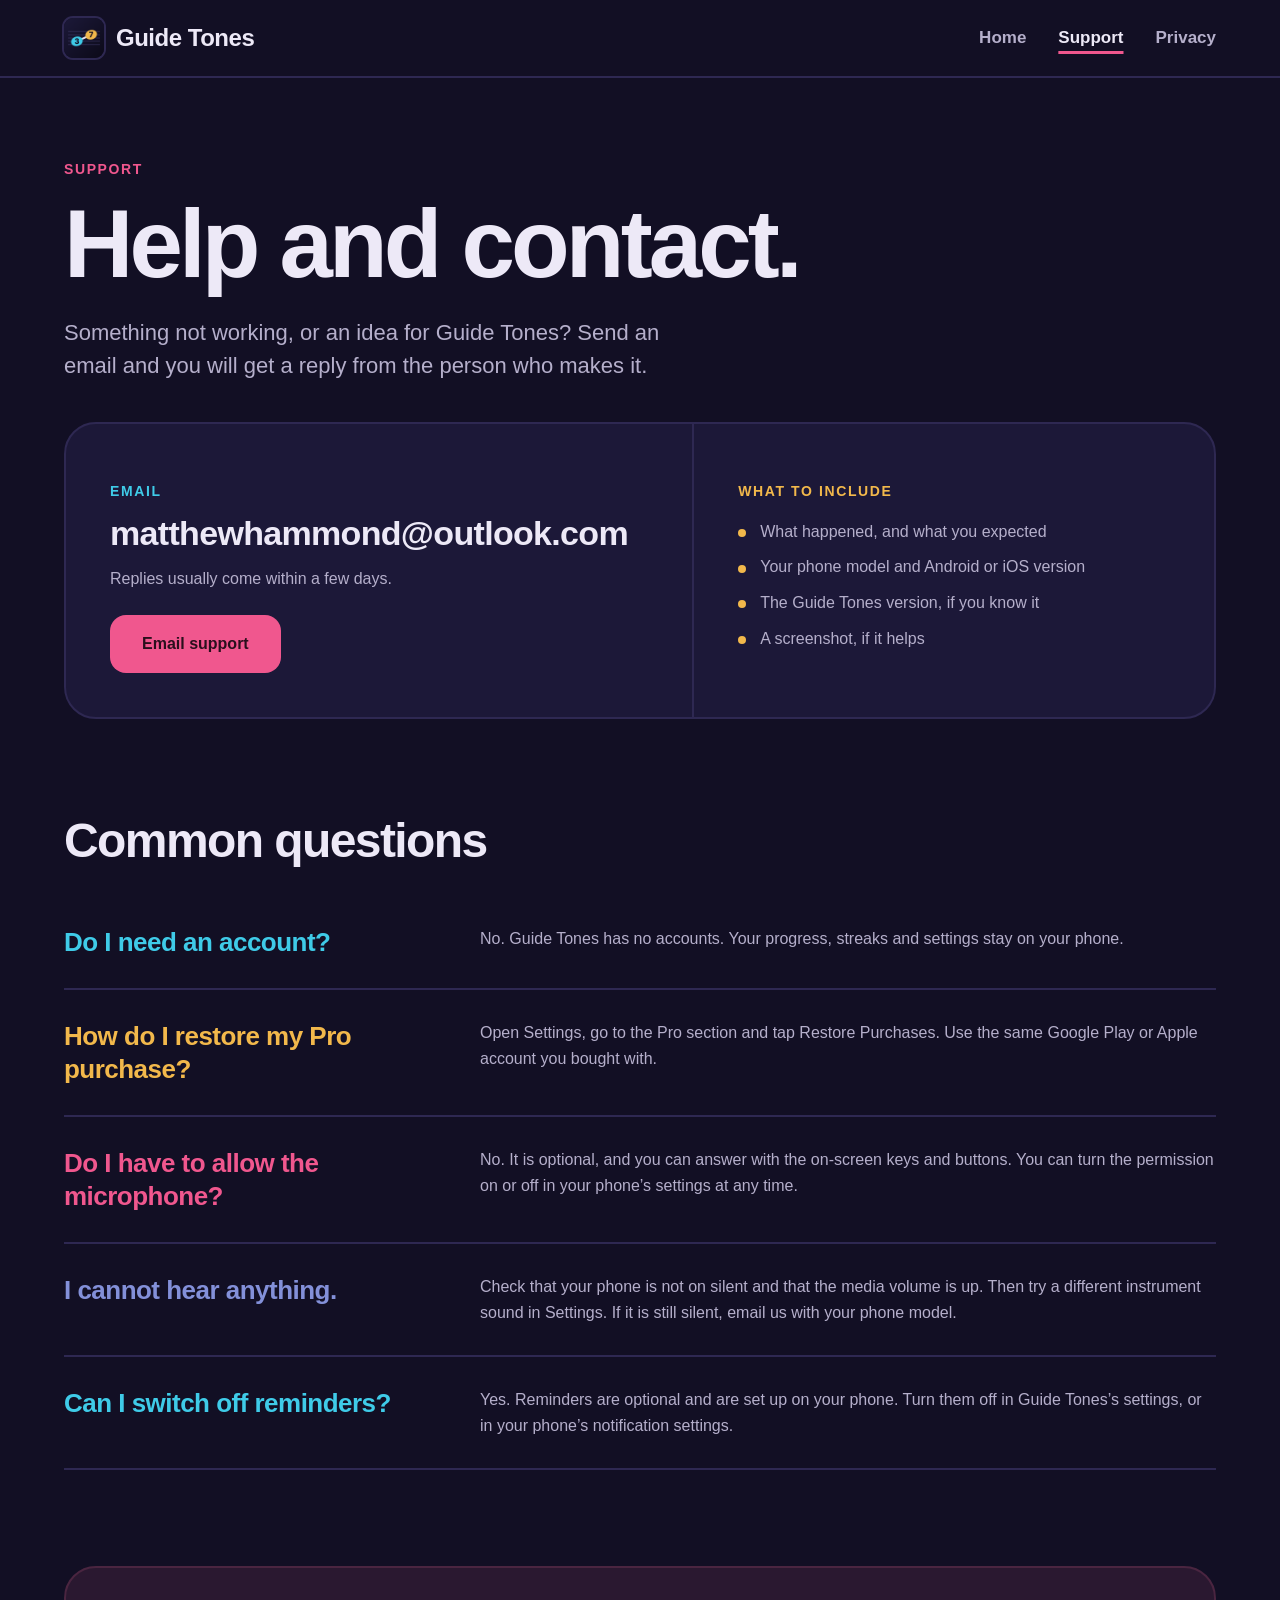
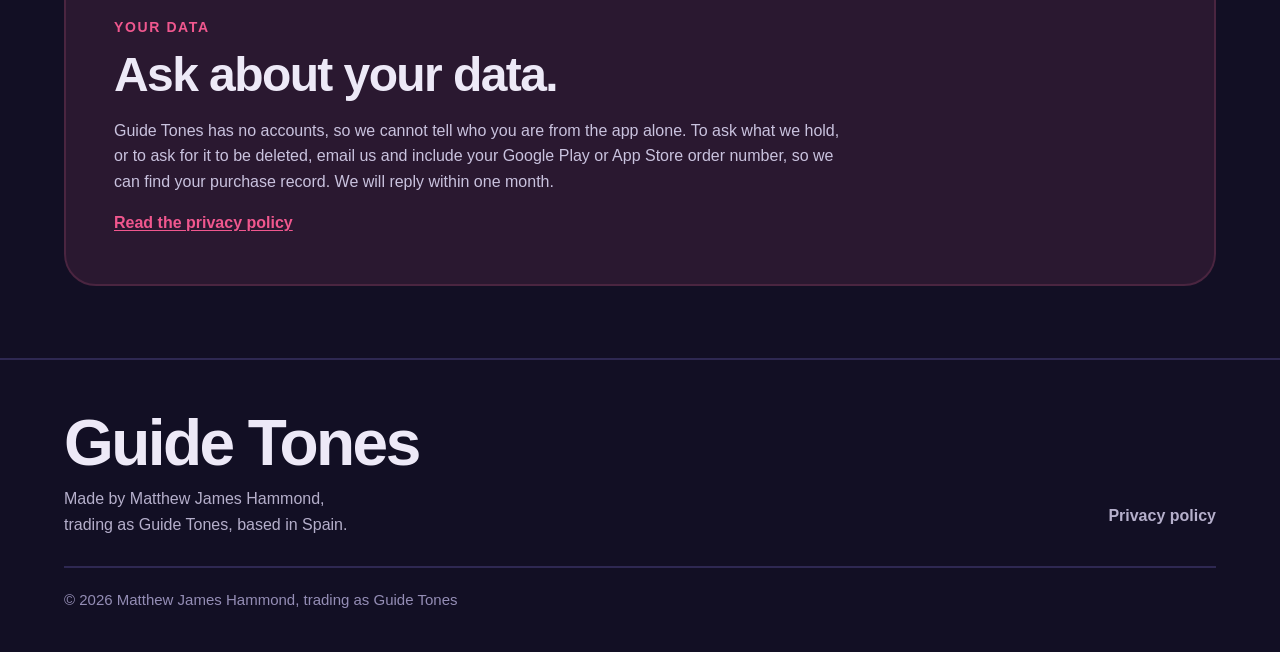
<file: support/index.html>
<!doctype html>
<html lang="en-GB">
<head>
<meta charset="utf-8">
<meta name="viewport" content="width=device-width, initial-scale=1">
<meta http-equiv="Content-Security-Policy" content="default-src 'none'; style-src 'self'; img-src 'self'; base-uri 'none'; form-action 'none'">
<meta name="referrer" content="no-referrer">
<title>Guide Tones support</title>
<meta name="description" content="Get help with Guide Tones, or contact the developer.">
<link rel="canonical" href="https://guidetones.app/support/">
<link rel="icon" href="/favicon.ico" sizes="any">
<link rel="icon" type="image/png" sizes="32x32" href="/assets/favicon-32.png">
<link rel="apple-touch-icon" href="/assets/apple-touch-icon.png">
<meta property="og:title" content="Guide Tones support">
<meta property="og:description" content="Get help with Guide Tones, or contact the developer.">
<meta property="og:type" content="website">
<meta property="og:url" content="https://guidetones.app/support/">
<meta name="twitter:card" content="summary">
<link rel="stylesheet" href="/css/site.css">
</head>
<body>
<a class="skip" href="#main">Skip to content</a>
<header class="site-header">
<div class="wrap">
<a class="brand" href="/"><img class="brand-mark" src="/assets/icon-192.png" width="40" height="40" alt=""><span>Guide Tones</span></a>
<nav class="nav-desktop" aria-label="Main">
<a href="/">Home</a>
<a href="/support/" aria-current="page">Support</a>
<a href="/privacy/">Privacy</a>
</nav>
<details class="menu">
<summary aria-label="Menu"><span class="menu-bars"></span></summary>
<nav class="menu-panel" aria-label="Main">
<a href="/">Home</a>
<a href="/support/" aria-current="page">Support</a>
<a href="/privacy/">Privacy</a>
</nav>
</details>
</div>
</header>
<main id="main">
<div class="wrap page-top">
<p class="eyebrow c-pink">Support</p>
<h1 class="page-h1">Help and contact.</h1>
<p class="lead">Something not working, or an idea for Guide Tones? Send an email and you will get a reply from the person who makes it.</p>

<div class="card contact">
<div class="contact-half">
<p class="eyebrow c-cyan">Email</p>
<h2>matthewhammond@outlook.com</h2>
<p>Replies usually come within a few days.</p>
<a class="btn btn-primary" href="mailto:matthewhammond@outlook.com?subject=Guide%20Tones%20support">Email support</a>
</div>
<div class="contact-half">
<p class="eyebrow c-amber">What to include</p>
<ul class="bullets">
<li>What happened, and what you expected</li>
<li>Your phone model and Android or iOS version</li>
<li>The Guide Tones version, if you know it</li>
<li>A screenshot, if it helps</li>
</ul>
</div>
</div>
</div>

<section class="wrap page-section" aria-labelledby="faq-h">
<h2 class="section-h2" id="faq-h">Common questions</h2>
<div class="faq">
<div class="faq-row"><h3 class="c-cyan">Do I need an account?</h3><p>No. Guide Tones has no accounts. Your progress, streaks and settings stay on your phone.</p></div>
<div class="faq-row"><h3 class="c-amber">How do I restore my Pro purchase?</h3><p>Open Settings, go to the Pro section and tap Restore Purchases. Use the same Google Play or Apple account you bought with.</p></div>
<div class="faq-row"><h3 class="c-pink">Do I have to allow the microphone?</h3><p>No. It is optional, and you can answer with the on-screen keys and buttons. You can turn the permission on or off in your phone&rsquo;s settings at any time.</p></div>
<div class="faq-row"><h3 class="c-peri">I cannot hear anything.</h3><p>Check that your phone is not on silent and that the media volume is up. Then try a different instrument sound in Settings. If it is still silent, email us with your phone model.</p></div>
<div class="faq-row"><h3 class="c-cyan">Can I switch off reminders?</h3><p>Yes. Reminders are optional and are set up on your phone. Turn them off in Guide Tones&rsquo;s settings, or in your phone&rsquo;s notification settings.</p></div>
</div>
</section>

<section class="wrap" aria-labelledby="data-h">
<div class="tint data-panel">
<p class="eyebrow c-pink">Your data</p>
<h2 id="data-h">Ask about your data.</h2>
<p>Guide Tones has no accounts, so we cannot tell who you are from the app alone. To ask what we hold, or to ask for it to be deleted, email us and include your Google Play or App Store order number, so we can find your purchase record. We will reply within one month.</p>
<a class="more" href="/privacy/#your-rights">Read the privacy policy</a>
</div>
</section>
</main>
<footer class="site-footer">
<div class="wrap">
<div class="footer-top">
<div>
<span class="footer-word">Guide Tones</span>
<p class="footer-about">Made by Matthew James Hammond, trading as Guide Tones, based in Spain.</p>
</div>
<nav class="footer-links" aria-label="Footer">
<a href="/privacy/">Privacy policy</a>
</nav>
</div>
<p class="footer-legal">&copy; 2026 Matthew James Hammond, trading as Guide Tones</p>
</div>
</footer>
</body>
</html>
</file>
<file: css/site.css>
/* Guide Tones site. One stylesheet, system fonts, no third-party requests, no inline styles (the CSP blocks them). */

:root {
  color-scheme: dark;

  --bg: #120f24;
  --surface: #1c1838;
  --border: #2e2852;
  --text: #ede9f7;
  --text-muted: #b5afcb;
  --text-subtle: #948db5;

  /* The four accents carry meaning: cyan = intervals, amber = chords, pink = enclosures, periwinkle = progressions. */
  --pink: #f0578e;
  --amber: #f2b84b;
  --cyan: #3fcbe8;
  --periwinkle: #8390d9;

  --tint-bg: #2a1830;
  --tint-border: #4a2540;
  --tint-text: #c9c2de;

  --on-pink: #2a0f1c;
  --on-pink-strong: #120f24;
  --on-pink-eyebrow: #4a0f28;

  --mark-bg: #4a3a12;
  --mark-text: #ffe9a8;

  --gutter: 16px;
  --radius-card: 24px;
  --font: -apple-system, BlinkMacSystemFont, "Segoe UI", Roboto, "Helvetica Neue", Arial, sans-serif;
}

@media (min-width: 720px) {
  :root {
    --gutter: 64px;
    --radius-card: 32px;
  }
}

* { box-sizing: border-box; }

html { -webkit-text-size-adjust: 100%; text-size-adjust: 100%; }

body {
  margin: 0;
  background: var(--bg);
  color: var(--text-muted);
  font: 400 1rem/1.6 var(--font);
  display: flex;
  flex-direction: column;
  min-height: 100vh;
  min-height: 100dvh;
}

main { flex: 1; }

img { display: block; max-width: 100%; height: auto; }

h1, h2, h3, p, ul, ol { margin: 0; }
ul, ol { padding: 0; list-style: none; }

a { color: var(--pink); text-underline-offset: 0.15em; overflow-wrap: anywhere; }
a:hover { text-decoration-thickness: 2px; }

a:focus-visible,
summary:focus-visible,
.skip:focus-visible {
  outline: 3px solid var(--pink);
  outline-offset: 3px;
  border-radius: 4px;
}

.skip {
  position: absolute;
  left: -9999px;
  top: 0;
  z-index: 20;
  background: var(--pink);
  color: var(--on-pink);
  font-weight: 800;
  padding: 12px 20px;
}
.skip:focus { left: 0; }

.wrap {
  width: 100%;
  max-width: 1280px;
  margin: 0 auto;
  padding-left: var(--gutter);
  padding-right: var(--gutter);
}

/* Placeholders that must be replaced before a page goes live. */
mark {
  background: var(--mark-bg);
  color: var(--mark-text);
  padding: 0.05em 0.3em;
  border-radius: 0.25em;
}

/* ---------- Header and navigation ---------- */

.site-header {
  position: relative;
  z-index: 10;
  border-bottom: 2px solid var(--border);
}
.site-header .wrap {
  display: flex;
  align-items: center;
  justify-content: space-between;
  gap: 16px;
  min-height: 76px;
}

.brand {
  display: inline-flex;
  align-items: center;
  gap: 12px;
  min-height: 44px;
  color: var(--text);
  font-size: 1.5rem;
  font-weight: 800;
  letter-spacing: -0.02em;
  text-decoration: none;
}
.brand:hover { color: var(--pink); }
.brand-mark { display: block; flex: none; width: 40px; height: 40px; border-radius: 9px; box-shadow: 0 0 0 2px var(--border); }

.nav-desktop { display: none; align-items: center; gap: 32px; }
.nav-desktop a {
  display: inline-flex;
  align-items: center;
  min-height: 44px;
  color: var(--text-muted);
  font-size: 1.0625rem;
  font-weight: 600;
  text-decoration: none;
}
.nav-desktop a:hover { color: var(--text); }
.nav-desktop a[aria-current="page"] {
  color: var(--text);
  text-decoration: underline;
  text-decoration-color: var(--pink);
  text-decoration-thickness: 3px;
  text-underline-offset: 8px;
}

.pill {
  display: inline-block;
  border: 2px solid var(--border);
  background: var(--surface);
  color: var(--text);
  border-radius: 999px;
  padding: 6px 16px;
  font-size: 0.875rem;
  font-weight: 700;
}

/* Phone menu: <details> works with no JavaScript. */
.menu summary {
  display: flex;
  align-items: center;
  justify-content: center;
  width: 44px;
  height: 44px;
  border: 2px solid var(--border);
  border-radius: 12px;
  background: var(--surface);
  cursor: pointer;
  list-style: none;
}
.menu summary::-webkit-details-marker { display: none; }
.menu-bars,
.menu-bars::before,
.menu-bars::after {
  display: block;
  width: 20px;
  height: 3px;
  border-radius: 2px;
  background: var(--text);
}
.menu-bars { position: relative; }
.menu-bars::before,
.menu-bars::after { content: ""; position: absolute; left: 0; }
.menu-bars::before { top: -7px; }
.menu-bars::after { top: 7px; }
.menu[open] .menu-bars { background: transparent; }
.menu[open] .menu-bars::before { top: 0; transform: rotate(45deg); }
.menu[open] .menu-bars::after { top: 0; transform: rotate(-45deg); }

.menu-panel {
  position: absolute;
  left: 0;
  right: 0;
  top: 100%;
  background: var(--surface);
  border-bottom: 2px solid var(--border);
  padding: 8px var(--gutter) 16px;
}
.menu-panel a {
  display: flex;
  align-items: center;
  min-height: 48px;
  color: var(--text);
  font-size: 1.125rem;
  font-weight: 600;
  text-decoration: none;
}
.menu-panel a[aria-current="page"] { color: var(--pink); }

@media (min-width: 720px) {
  .nav-desktop { display: flex; }
  .menu { display: none; }
}

/* ---------- Footer ---------- */

.site-footer { border-top: 2px solid var(--border); margin-top: 72px; }
.site-footer .wrap { padding-top: 48px; padding-bottom: 40px; }
.footer-top { display: flex; flex-wrap: wrap; gap: 28px 48px; justify-content: space-between; align-items: flex-end; }
.footer-word {
  display: block;
  color: var(--text);
  font-size: clamp(48px, 5vw, 64px);
  line-height: 1.1;
  font-weight: 800;
  letter-spacing: -0.04em;
}
.footer-about { margin-top: 8px; max-width: 34ch; }
.footer-links { display: flex; flex-wrap: wrap; gap: 4px 28px; }
.footer-links a {
  display: inline-flex;
  align-items: center;
  min-height: 44px;
  color: var(--text-muted);
  font-weight: 600;
  text-decoration: none;
}
.footer-links a:hover { color: var(--text); text-decoration: underline; }
.footer-legal {
  margin-top: 28px;
  padding-top: 20px;
  border-top: 2px solid var(--border);
  color: var(--text-subtle);
  font-size: 0.9375rem;
}

@media (min-width: 720px) {
  .footer-links { flex-direction: column; align-items: flex-end; gap: 0; }
}

/* ---------- Shared type ---------- */

.eyebrow {
  font-size: 0.75rem;
  font-weight: 800;
  letter-spacing: 0.12em;
  text-transform: uppercase;
  color: var(--text-subtle);
}
@media (min-width: 720px) { .eyebrow { font-size: 0.875rem; letter-spacing: 0.115em; } }

.c-cyan { color: var(--cyan); }
.c-amber { color: var(--amber); }
.c-pink { color: var(--pink); }
.c-peri { color: var(--periwinkle); }

.page-h1 {
  color: var(--text);
  font-size: clamp(56px, 7.5vw, 96px);
  line-height: 1;
  font-weight: 800;
  letter-spacing: -0.04em;
  margin-top: 16px;
}
.lead { font-size: 1.125rem; line-height: 1.5; color: var(--text-muted); max-width: 40rem; margin-top: 24px; }
@media (min-width: 720px) { .lead { font-size: 1.375rem; } }

.section-h2 {
  color: var(--text);
  font-size: clamp(34px, 4vw, 48px);
  line-height: 1.1;
  font-weight: 800;
  letter-spacing: -0.033em;
}

.section { padding-top: 64px; }
@media (min-width: 720px) { .section { padding-top: 112px; } }
.page-top { padding-top: 48px; }
@media (min-width: 720px) { .page-top { padding-top: 80px; } }
.page-section { padding-top: 64px; }
@media (min-width: 720px) { .page-section { padding-top: 96px; } }

.card {
  background: var(--surface);
  border: 2px solid var(--border);
  border-radius: var(--radius-card);
}

/* ---------- Buttons ---------- */

.btn {
  display: inline-flex;
  align-items: center;
  justify-content: center;
  min-height: 48px;
  padding: 14px 30px;
  border-radius: 16px;
  border: 2px solid transparent;
  font-size: 1rem;
  font-weight: 800;
  text-decoration: none;
  text-align: center;
}
.btn-primary { background: var(--pink); color: var(--on-pink); }
.btn-primary:hover { filter: brightness(1.08); text-decoration: none; }
.btn-secondary { background: var(--surface); border-color: var(--border); color: var(--text); }
.btn-secondary:hover { border-color: var(--text-subtle); text-decoration: none; }
.btn-outline { border-color: currentColor; background: transparent; padding: 12px 22px; }
.btn-outline.c-cyan:hover { background: rgba(63, 203, 232, 0.12); text-decoration: none; }
.btn-outline.c-amber:hover { background: rgba(242, 184, 75, 0.12); text-decoration: none; }

/* ---------- Home: hero ---------- */

.hero { display: flex; flex-wrap: wrap; gap: 48px 56px; align-items: center; padding-top: 40px; }
@media (min-width: 720px) { .hero { padding-top: 72px; } }
.hero-text { flex: 1 1 380px; min-width: 0; }
.hero-stage { flex: 1 1 380px; min-width: 0; }

.home-h1 {
  color: var(--text);
  font-size: clamp(68px, 9vw, 112px);
  line-height: 0.98;
  font-weight: 800;
  letter-spacing: -0.037em;
  margin-top: 20px;
}
.home-h1 span { display: block; }

.hero .lead { max-width: 32.5rem; }

.stores { display: flex; flex-direction: column; gap: 12px; margin-top: 32px; }
@media (min-width: 720px) { .stores { flex-direction: row; flex-wrap: wrap; } }
.store {
  display: block;
  min-width: 180px;
  padding: 14px 26px;
  border-radius: 16px;
  border: 2px solid var(--border);
  background: var(--surface);
  color: var(--text);
}
.store-pink { background: var(--pink); border-color: var(--pink); color: var(--on-pink); }
.store small { display: block; font-size: 0.75rem; font-weight: 700; letter-spacing: 0.08em; text-transform: uppercase; }
.store strong { display: block; font-size: 1.3125rem; font-weight: 800; line-height: 1.3; }

.stage {
  position: relative;
  overflow: hidden;
  height: 300px;
  background: var(--surface);
  border: 2px solid var(--border);
  border-radius: 28px;
}
@media (min-width: 720px) { .stage { height: 480px; border-radius: 40px; } }
.stage::before {
  content: "";
  position: absolute;
  top: -120px;
  right: -120px;
  width: 420px;
  height: 420px;
  background: radial-gradient(circle, rgba(240, 87, 142, 0.28), rgba(240, 87, 142, 0) 68%);
}
.shots {
  position: relative;
  display: flex;
  justify-content: center;
  align-items: flex-start;
  gap: 3%;
  padding: 0 4%;
}
.shot {
  height: auto;
  width: 29.5%;
  max-width: 220px;
  border: 2px solid var(--border);
  border-radius: 16px;
}
@media (min-width: 720px) { .shot { border-radius: 26px; } }
.shot:nth-child(1) { margin-top: 24px; }
.shot:nth-child(2) { margin-top: 48px; }
.shot:nth-child(3) { margin-top: 72px; }
@media (min-width: 720px) {
  .shot:nth-child(1) { margin-top: 50px; }
  .shot:nth-child(2) { margin-top: 110px; }
  .shot:nth-child(3) { margin-top: 170px; }
}

/* ---------- Home: chord strip ---------- */

.strip {
  margin-top: 64px;
  border-top: 2px solid var(--border);
  border-bottom: 2px solid var(--border);
  padding: 20px 0;
}
@media (min-width: 720px) { .strip { margin-top: 112px; padding: 28px 0; } }
.strip-list {
  display: flex;
  flex-wrap: wrap;
  justify-content: center;
  gap: 4px 36px;
  font-size: 1.75rem;
  line-height: 1.4;
  font-weight: 800;
  color: var(--text-subtle);
}
@media (min-width: 720px) { .strip-list { font-size: 2.5rem; gap: 6px 52px; } }
.strip-list .hide-phone { display: none; }
@media (min-width: 720px) { .strip-list .hide-phone { display: inline; } }

/* ---------- Home: how it works ---------- */

.steps { display: grid; gap: 40px; margin-top: 36px; }
@media (min-width: 720px) { .steps { grid-template-columns: repeat(3, 1fr); gap: 48px; margin-top: 48px; } }
.step { border-top: 5px solid currentColor; padding-top: 18px; }
@media (min-width: 720px) { .step { border-top-width: 6px; } }
.step-num { font-size: 1.125rem; font-weight: 800; letter-spacing: 0.04em; }
.step h3 { color: var(--text); font-size: 1.875rem; line-height: 1.1; font-weight: 800; letter-spacing: -0.03em; margin-top: 6px; }
.step p { color: var(--text-muted); margin-top: 12px; }

/* ---------- Home: drills ---------- */

.drills { margin-top: 28px; }
.drill {
  display: grid;
  gap: 6px;
  padding: 24px 0;
  border-bottom: 2px solid var(--border);
}
.drill-name { font-size: 1.875rem; line-height: 1.15; font-weight: 800; letter-spacing: -0.03em; }
.drill-label { font-size: 0.875rem; font-weight: 700; letter-spacing: 0.04em; color: var(--text-subtle); }
.drill-desc { color: var(--text-muted); margin-top: 6px; }
@media (min-width: 720px) {
  .drill {
    grid-template-columns: minmax(220px, 1fr) minmax(0, 2fr) 150px;
    align-items: baseline;
    gap: 12px 40px;
    padding: 30px 0;
  }
  .drill-name { font-size: 2.375rem; }
  .drill-desc { order: 2; margin-top: 0; font-size: 1.1875rem; }
  .drill-label { order: 3; text-align: right; }
}

/* ---------- Home: Hear it band ---------- */

.band {
  margin-top: 64px;
  background: var(--pink);
  color: var(--on-pink);
  overflow: hidden;
}
@media (min-width: 720px) { .band { margin-top: 112px; } }
.band .wrap { display: flex; flex-wrap: wrap; gap: 32px 48px; align-items: flex-start; padding-top: 48px; }
@media (min-width: 720px) { .band .wrap { padding-top: 72px; min-height: 680px; } }
.band-text { flex: 1 1 420px; min-width: 0; padding-bottom: 8px; }
@media (min-width: 720px) { .band-text { padding-bottom: 72px; } }
.band .eyebrow { color: var(--on-pink-eyebrow); }
.band h2 {
  color: var(--on-pink-strong);
  font-size: clamp(44px, 5.9vw, 76px);
  line-height: 1;
  font-weight: 800;
  letter-spacing: -0.04em;
  margin-top: 16px;
}
.band p { color: var(--on-pink); font-size: 1.0625rem; line-height: 1.55; max-width: 34rem; margin-top: 20px; }
@media (min-width: 720px) { .band p { font-size: 1.25rem; } }

.compare { display: flex; align-items: center; gap: 12px; margin-top: 28px; }
@media (min-width: 720px) { .compare { gap: 18px; margin-top: 36px; } }
.chip {
  background: var(--bg);
  border-radius: 16px;
  padding: 14px 18px;
  min-width: 0;
}
@media (min-width: 720px) { .chip { border-radius: 20px; padding: 18px 26px; } }
.chip-name { display: block; color: var(--text); font-size: 2.125rem; line-height: 1.1; font-weight: 800; letter-spacing: -0.03em; }
.chip-notes { display: block; color: var(--text-muted); font-size: 0.8125rem; font-weight: 700; margin-top: 4px; white-space: nowrap; }
@media (min-width: 720px) {
  .chip-name { font-size: 3.375rem; }
  .chip-notes { font-size: 0.9375rem; }
}
.chip-notes .changed { color: var(--amber); }
.compare svg { flex: none; width: 26px; height: auto; }
@media (min-width: 720px) { .compare svg { width: 34px; } }

.band-shot { flex: 0 1 340px; margin: 0 auto; }
.band-shot img {
  width: 250px;
  border: 3px solid var(--bg);
  border-radius: 30px;
  box-shadow: 0 30px 70px rgba(42, 15, 28, 0.45);
  margin: 8px auto -140px;
}
@media (min-width: 720px) {
  .band-shot { margin: 0; align-self: flex-start; }
  .band-shot img { width: 340px; border-radius: 38px; margin: 8px 0 -90px; transform: rotate(4deg); transform-origin: 50% 90%; }
}

/* ---------- Home: free and pro ---------- */

.duo { display: grid; overflow: hidden; margin-top: 64px; }
@media (min-width: 720px) { .duo { grid-template-columns: 1fr 1fr; margin-top: 112px; } }
.duo-half { padding: 28px 24px; }
@media (min-width: 720px) { .duo-half { padding: 48px; } }
.duo-half + .duo-half { border-top: 2px solid var(--border); }
@media (min-width: 720px) { .duo-half + .duo-half { border-top: 0; border-left: 2px solid var(--border); } }
.duo h3 { color: var(--text); font-size: 1.875rem; line-height: 1.1; font-weight: 800; letter-spacing: -0.03em; margin-top: 10px; }
@media (min-width: 720px) { .duo h3 { font-size: 2.375rem; } }
.duo p { margin-top: 14px; }
.duo .more { display: inline-block; margin-top: 16px; font-weight: 800; }

/* ---------- Beta page ---------- */

.cards-2 { display: grid; gap: 24px; margin-top: 40px; }
@media (min-width: 900px) { .cards-2 { grid-template-columns: 1fr 1fr; gap: 32px; } }
.beta-card { border-top: 6px solid currentColor; padding: 28px 24px 32px; }
@media (min-width: 720px) { .beta-card { padding: 40px; } }
.beta-card h2 { color: var(--text); font-size: 1.875rem; line-height: 1.1; font-weight: 800; letter-spacing: -0.03em; margin-top: 8px; }
@media (min-width: 720px) { .beta-card h2 { font-size: 2.375rem; } }

.how { counter-reset: how; margin-top: 28px; display: grid; gap: 24px; }
.how li { counter-increment: how; position: relative; padding-left: 52px; color: var(--text-muted); }
.how li::before {
  content: counter(how);
  position: absolute;
  left: 0;
  top: 0;
  width: 36px;
  height: 36px;
  border-radius: 50%;
  background: var(--how);
  color: var(--bg);
  display: grid;
  place-items: center;
  font-weight: 800;
}
.how strong { display: block; color: var(--text); font-size: 1.1875rem; line-height: 1.3; }
.how .btn, .how .link-pill { margin-top: 14px; }
.how-cyan { --how: var(--cyan); }
.how-amber { --how: var(--amber); }
.beta-card .eyebrow { color: inherit; }

.link-pill {
  display: inline-block;
  padding: 10px 18px;
  border-radius: 999px;
  border: 2px solid var(--pink);
  background: var(--surface);
  color: var(--pink);
  font-weight: 700;
  text-decoration: none;
}
.link-pill:hover { background: var(--tint-bg); }
.link-pill.placeholder { border-style: dashed; background: var(--tint-bg); }

.expect { display: grid; gap: 36px; margin-top: 32px; }
@media (min-width: 720px) { .expect { grid-template-columns: repeat(3, 1fr); gap: 48px; } }
.expect > div { border-top: 5px solid currentColor; padding-top: 18px; }
.expect h3 { color: var(--text); font-size: 1.5rem; font-weight: 800; letter-spacing: -0.02em; }
.expect p { margin-top: 10px; color: var(--text-muted); }
.expect .more { display: inline-block; margin-top: 10px; font-weight: 800; }

.tint {
  background: var(--tint-bg);
  border: 2px solid var(--tint-border);
  border-radius: var(--radius-card);
  color: var(--tint-text);
}
.feedback { display: grid; gap: 28px; padding: 28px 24px; margin-top: 64px; }
@media (min-width: 900px) { .feedback { grid-template-columns: 1fr 1.2fr; gap: 56px; padding: 48px; margin-top: 96px; } }
.feedback h2 { color: var(--text); font-size: clamp(34px, 4vw, 48px); line-height: 1.1; font-weight: 800; letter-spacing: -0.033em; margin: 10px 0 24px; }
.feedback ul { display: grid; gap: 12px; }
.feedback li { position: relative; padding-left: 22px; }
.feedback li::before { content: ""; position: absolute; left: 0; top: 0.65em; width: 8px; height: 8px; border-radius: 50%; background: var(--pink); }

/* ---------- Support page ---------- */

.contact { display: grid; margin-top: 40px; overflow: hidden; }
@media (min-width: 720px) { .contact { grid-template-columns: 1.2fr 1fr; } }
.contact-half { padding: 28px 24px; }
@media (min-width: 720px) { .contact-half { padding: 44px; } }
.contact-half + .contact-half { border-top: 2px solid var(--border); }
@media (min-width: 720px) { .contact-half + .contact-half { border-top: 0; border-left: 2px solid var(--border); } }
.contact h2 { color: var(--text); font-size: clamp(22px, 3vw, 34px); line-height: 1.2; font-weight: 800; letter-spacing: -0.02em; margin-top: 10px; overflow-wrap: anywhere; }
.contact p { margin-top: 12px; }
.contact .btn { margin-top: 24px; }
.bullets { display: grid; gap: 10px; margin-top: 16px; }
.bullets li { position: relative; padding-left: 22px; }
.bullets li::before { content: ""; position: absolute; left: 0; top: 0.65em; width: 8px; height: 8px; border-radius: 50%; background: var(--amber); }

.faq { margin-top: 28px; }
.faq-row { display: grid; gap: 8px; padding: 24px 0; border-bottom: 2px solid var(--border); }
.faq-row h3 { font-size: 1.375rem; line-height: 1.25; font-weight: 800; letter-spacing: -0.02em; }
@media (min-width: 720px) {
  .faq-row { grid-template-columns: minmax(240px, 1fr) 2fr; gap: 48px; padding: 30px 0; }
  .faq-row h3 { font-size: 1.625rem; }
}
.data-panel { padding: 28px 24px; margin-top: 64px; }
@media (min-width: 720px) { .data-panel { padding: 48px; margin-top: 96px; } }
.data-panel h2 { color: var(--text); font-size: clamp(34px, 4vw, 48px); line-height: 1.1; font-weight: 800; letter-spacing: -0.033em; margin: 10px 0 16px; }
.data-panel p { max-width: 46rem; }
.data-panel .more { display: inline-block; margin-top: 16px; font-weight: 800; }

/* ---------- 404 ---------- */

.actions { display: flex; flex-wrap: wrap; gap: 12px; margin-top: 32px; }

/* ---------- Privacy policy body (kept as it was; only the page shell changed) ---------- */

.prose { max-width: 42rem; padding-top: 32px; padding-bottom: 24px; }
.prose h1 { color: var(--text); font-size: 2rem; line-height: 1.25; margin: 0 0 0.5rem; }
.prose h2 { color: var(--text); font-size: 1.3rem; line-height: 1.3; margin: 2.25rem 0 0.5rem; }
.prose h3 { color: var(--text); font-size: 1.1rem; line-height: 1.35; margin: 1.5rem 0 0.25rem; }
.prose p, .prose ul { margin: 0.75rem 0; }
.prose ul { padding-left: 1.4rem; list-style: disc; }
.prose li { margin: 0.35rem 0; }
.prose .meta { color: var(--text-muted); }
.prose strong { color: var(--text); }

/* A redirect page has no shell. */
.bare { max-width: 42rem; margin: 0 auto; padding: 2rem 1.25rem; }
</file>
